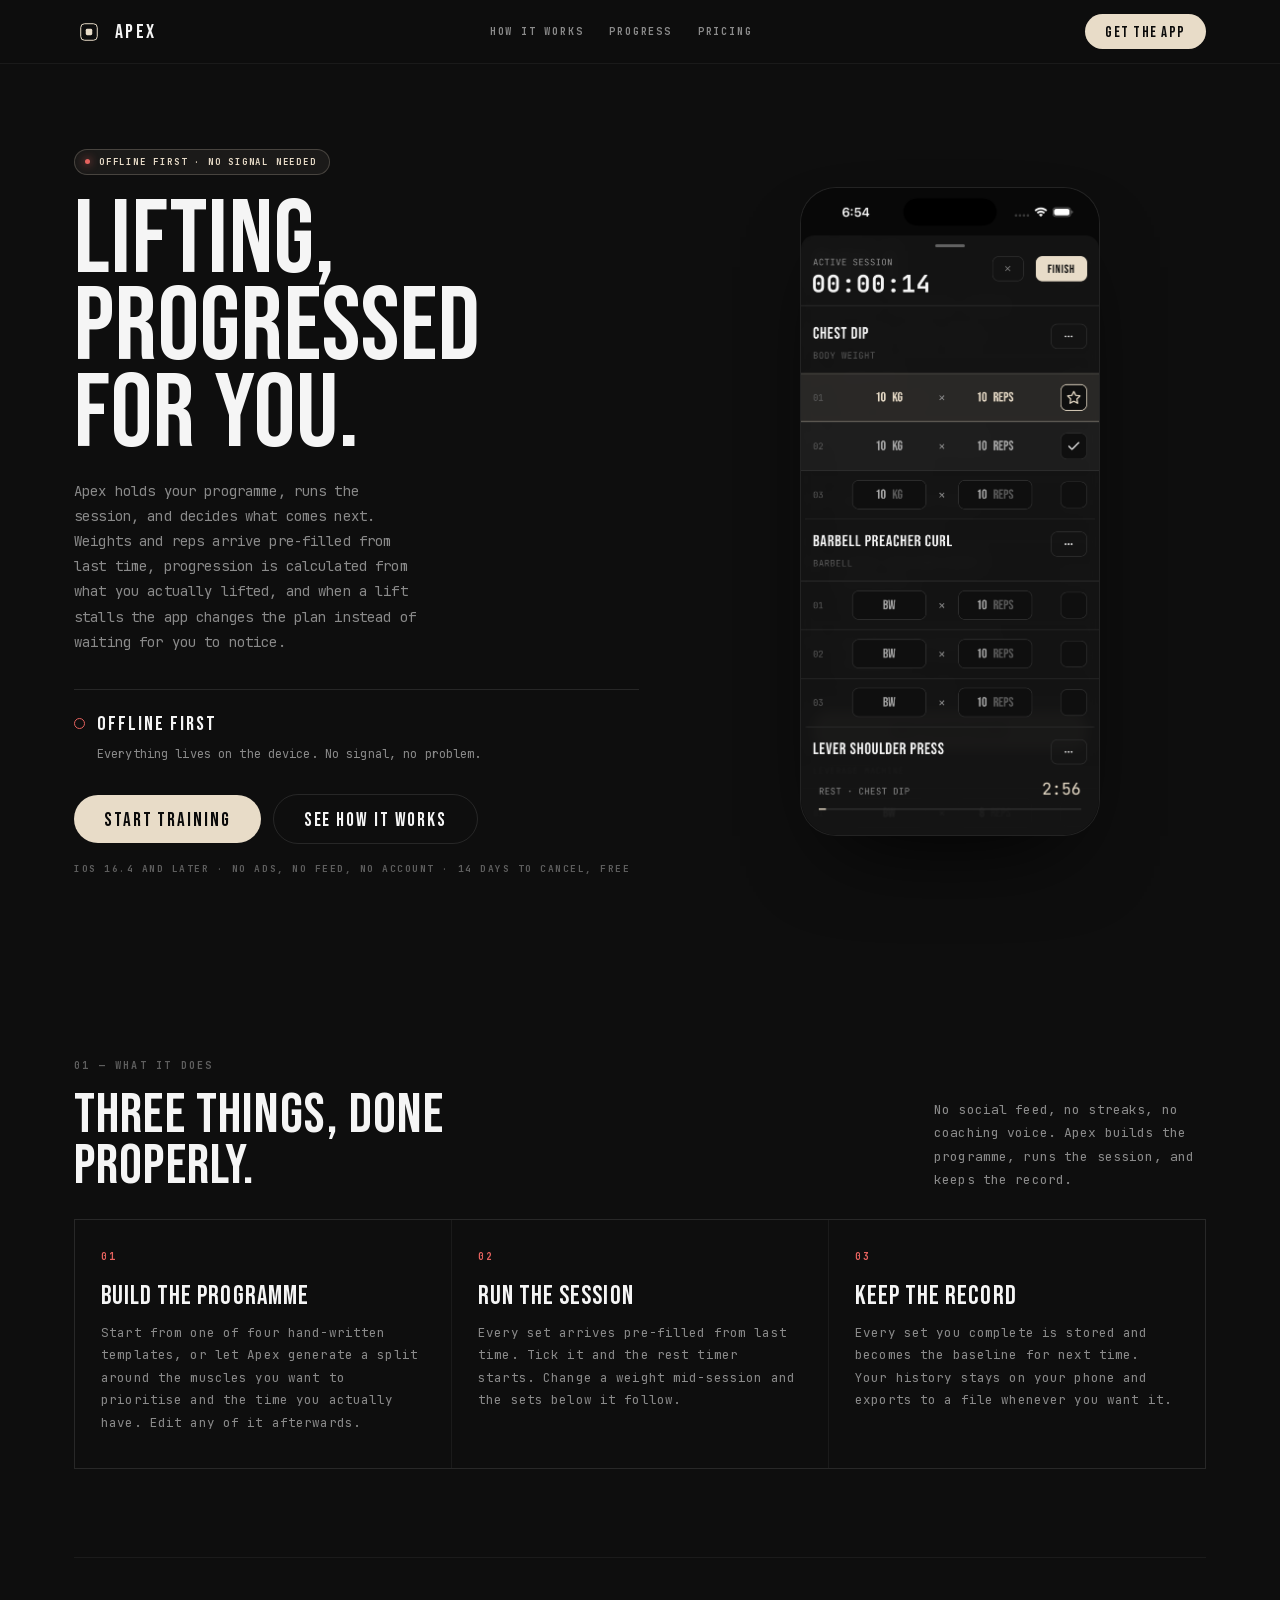
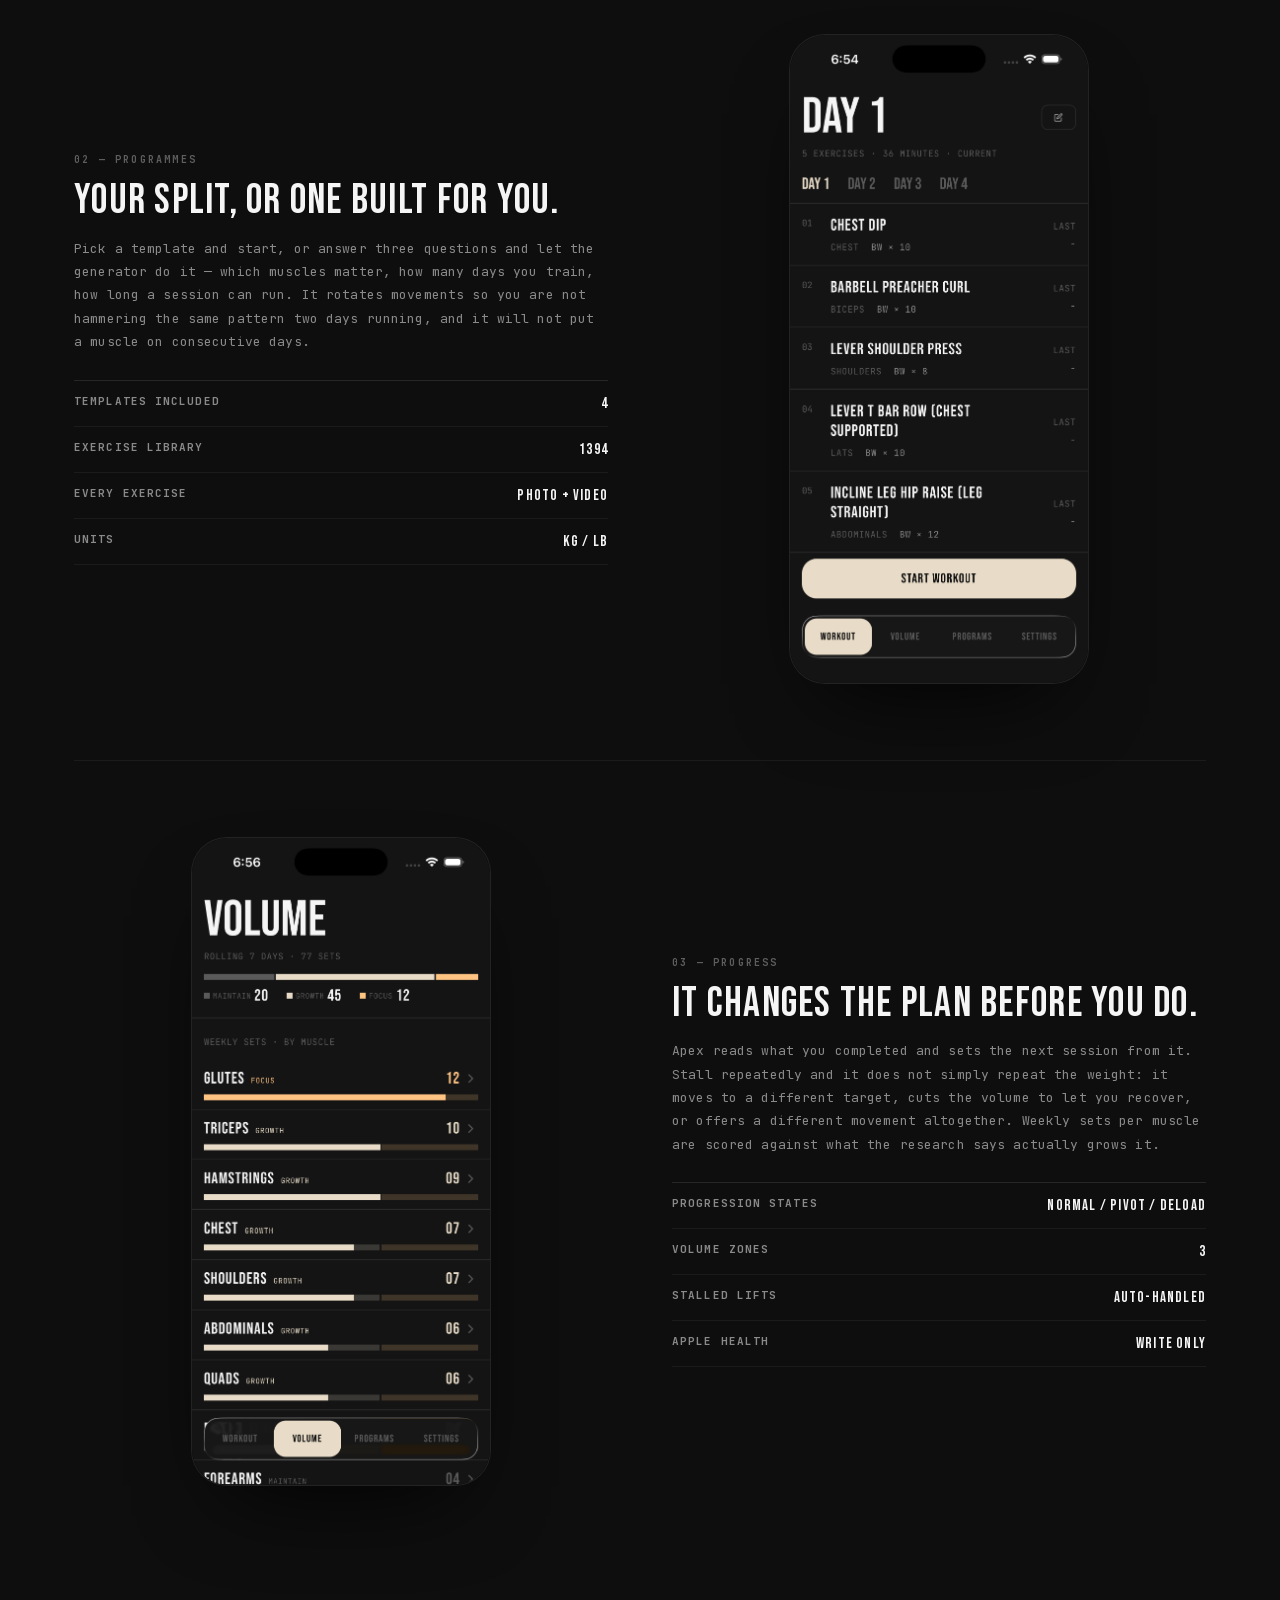
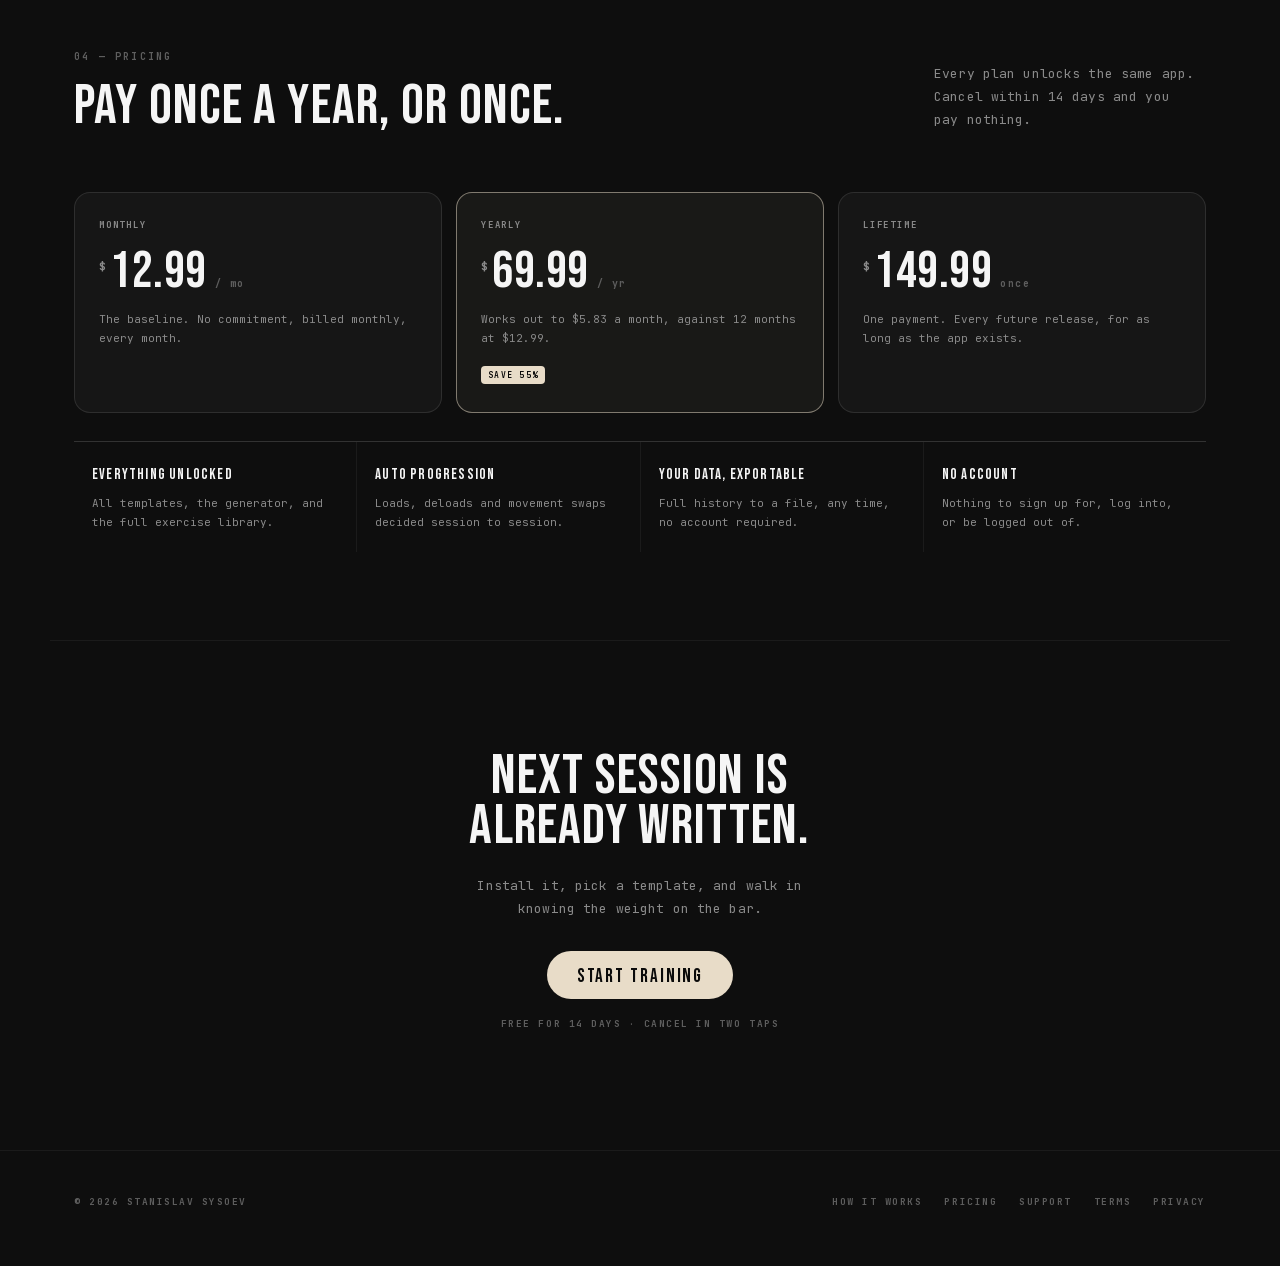
<file: index.html>
<!doctype html>
<html lang="en">
  <head>
    <meta charset="utf-8" />
    <meta name="viewport" content="width=device-width, initial-scale=1" />
    <title>Apex &mdash; Lifting, progressed for you.</title>
    <meta
      name="description"
      content="An offline iPhone training log that plans every session, prescribes the weight, and progresses it for you. No account."
    />
    <meta name="theme-color" content="#0E0E0E" />
    <meta
      property="og:title"
      content="Apex &mdash; Lifting, progressed for you."
    />
    <meta
      property="og:description"
      content="An offline iPhone training log that plans every session, prescribes the weight, and progresses it for you. No account."
    />
    <meta property="og:type" content="website" />
    <meta property="og:url" content="https://apex.sysoev.org/" />
    <link rel="icon" href="/favicon.svg" type="image/svg+xml" />
    <link
      rel="preload"
      href="/fonts/bebas-neue-latin.woff2"
      as="font"
      type="font/woff2"
      crossorigin
    />
    <link
      rel="preload"
      href="/fonts/jetbrains-mono-latin.woff2"
      as="font"
      type="font/woff2"
      crossorigin
    />
    <link rel="stylesheet" href="/style.css" />
  </head>
  <body>
    <!-- App Store links: replace id0000000000 with the real app ID. All tagged data-appstore. -->
    <nav class="site">
      <div class="wrap navin">
        <a class="logo" href="#top">
          <span class="mark" aria-hidden="true"
            ><svg viewBox="0 0 100 100">
              <rect
                x="22.4"
                y="22.4"
                width="55.2"
                height="55.2"
                rx="13"
                fill="none"
                stroke="currentColor"
                stroke-width="3.3"
              />
              <rect
                x="39.25"
                y="39.25"
                width="21.5"
                height="21.5"
                rx="4.7"
                fill="currentColor"
              /></svg
          ></span>
          <span class="wm">APEX</span>
        </a>
        <div class="nlinks">
          <a href="#how">How it works</a>
          <a href="#progress">Progress</a>
          <a href="#pricing">Pricing</a>
        </div>
        <a
          class="cta"
          href="https://apps.apple.com/app/id0000000000"
          data-appstore
          >Get the app</a
        >
      </div>
    </nav>

    <div class="wrap hero" id="top">
      <div>
        <span class="pill"><s></s>Offline first &middot; no signal needed</span>
        <h1>Lifting,<br />progressed<br />for you.</h1>
        <p class="body">
          Apex holds your programme, runs the session, and decides what comes
          next. Weights and reps arrive pre-filled from last time, progression
          is calculated from what you actually lifted, and when a lift stalls
          the app changes the plan instead of waiting for you to notice.
        </p>
        <div class="hcall">
          <div class="hcall__t">
            <span class="hcall__ring"></span>Offline first
          </div>
          <p class="hcall__s">
            Everything lives on the device. No signal, no problem.
          </p>
        </div>
        <div class="btns">
          <a
            class="cta lg"
            href="https://apps.apple.com/app/id0000000000"
            data-appstore
            >Start training</a
          >
          <a class="cta lg gh" href="#how">See how it works</a>
        </div>
        <div class="note">
          iOS 16.4 and later &middot; no ads, no feed, no account &middot; 14
          days to cancel, free
        </div>
      </div>
      <div class="heroart">
        <div class="phone">
          <img src="/assets/session.png" alt="..." class="phone__slot" />
        </div>
      </div>
    </div>

    <section id="how">
      <div class="wrap">
        <div class="shead">
          <div>
            <div class="kick">01 &mdash; What it does</div>
            <h2>Three things, done properly.</h2>
          </div>
          <p class="body">
            No social feed, no streaks, no coaching voice. Apex builds the
            programme, runs the session, and keeps the record.
          </p>
        </div>
        <ul class="grid3">
          <li class="cell">
            <div class="num">01</div>
            <h3>Build the programme</h3>
            <p class="body">
              Start from one of four hand-written templates, or let Apex
              generate a split around the muscles you want to prioritise and the
              time you actually have. Edit any of it afterwards.
            </p>
          </li>
          <li class="cell">
            <div class="num">02</div>
            <h3>Run the session</h3>
            <p class="body">
              Every set arrives pre-filled from last time. Tick it and the rest
              timer starts. Change a weight mid-session and the sets below it
              follow.
            </p>
          </li>
          <li class="cell">
            <div class="num">03</div>
            <h3>Keep the record</h3>
            <p class="body">
              Every set you complete is stored and becomes the baseline for next
              time. Your history stays on your phone and exports to a file
              whenever you want it.
            </p>
          </li>
        </ul>
      </div>
    </section>

    <div class="wrap">
      <div class="split">
        <div class="txt">
          <div class="kick">02 &mdash; Programmes</div>
          <h3>Your split, or one built for you.</h3>
          <p class="body">
            Pick a template and start, or answer three questions and let the
            generator do it &mdash; which muscles matter, how many days you
            train, how long a session can run. It rotates movements so you are
            not hammering the same pattern two days running, and it will not put
            a muscle on consecutive days.
          </p>
          <ul class="specs">
            <li class="spec">Templates included<b>4</b></li>
            <li class="spec">Exercise library<b>1394</b></li>
            <li class="spec">Every exercise<b>Photo + video</b></li>
            <li class="spec">Units<b>KG / LB</b></li>
          </ul>
        </div>
        <div class="art">
          <div class="phone">
            <img src="/assets/program.png" alt="..." class="phone__slot" />
          </div>
        </div>
      </div>

      <div class="split rev">
        <div class="txt">
          <div class="kick">03 &mdash; Progress</div>
          <h3 id="progress">It changes the plan before you do.</h3>
          <p class="body">
            Apex reads what you completed and sets the next session from it.
            Stall repeatedly and it does not simply repeat the weight: it moves
            to a different target, cuts the volume to let you recover, or offers
            a different movement altogether. Weekly sets per muscle are scored
            against what the research says actually grows it.
          </p>
          <ul class="specs">
            <li class="spec">
              Progression states<b>Normal / pivot / deload</b>
            </li>
            <li class="spec">Volume zones<b>3</b></li>
            <li class="spec">Stalled lifts<b>Auto-handled</b></li>
            <li class="spec">Apple Health<b>Write only</b></li>
          </ul>
        </div>
        <div class="art">
          <div class="phone">
            <img src="/assets/volume.png" alt="..." class="phone__slot" />
          </div>
        </div>
      </div>
    </div>

    <section id="pricing">
      <div class="wrap">
        <div class="shead">
          <div>
            <div class="kick">04 &mdash; Pricing</div>
            <h2>Pay once a year, or once.</h2>
          </div>
          <p class="body">
            Every plan unlocks the same app. Cancel within 14 days and you pay
            nothing.
          </p>
        </div>
        <!-- Prices in USD. Keep in sync with the App Store. All tagged data-price. -->
        <ul class="plans">
          <li class="plan">
            <div class="nm">MONTHLY</div>
            <div class="pr">
              <span class="cur">$</span><b data-price="monthly">12.99</b
              ><s>/ mo</s>
            </div>
            <div class="d">
              The baseline. No commitment, billed monthly, every month.
            </div>
          </li>
          <li class="plan on">
            <div class="nm">YEARLY</div>
            <div class="pr">
              <span class="cur">$</span><b data-price="yearly">69.99</b
              ><s>/ yr</s>
            </div>
            <div class="d">
              Works out to $5.83 a month, against 12 months at $12.99.
            </div>
            <span class="bdg">SAVE 55%</span>
          </li>
          <li class="plan">
            <div class="nm">LIFETIME</div>
            <div class="pr">
              <span class="cur">$</span><b data-price="lifetime">149.99</b
              ><s>once</s>
            </div>
            <div class="d">
              One payment. Every future release, for as long as the app exists.
            </div>
          </li>
        </ul>
        <ul class="feats">
          <li>
            <b>Everything unlocked</b>All templates, the generator, and the full
            exercise library.
          </li>
          <li>
            <b>Auto progression</b>Loads, deloads and movement swaps decided
            session to session.
          </li>
          <li>
            <b>Your data, exportable</b>Full history to a file, any time, no
            account required.
          </li>
          <li>
            <b>No account</b>Nothing to sign up for, log into, or be logged out
            of.
          </li>
        </ul>
      </div>
    </section>

    <div class="wrap closer">
      <h2>Next session is already written.</h2>
      <p class="body">
        Install it, pick a template, and walk in knowing the weight on the bar.
      </p>
      <div class="btns">
        <a
          class="cta lg"
          href="https://apps.apple.com/app/id0000000000"
          data-appstore
          >Start training</a
        >
      </div>
      <div class="note">Free for 14 days &middot; cancel in two taps</div>
    </div>

    <footer class="site">
      <div class="wrap fin2">
        <span>&copy; 2026 Stanislav Sysoev</span>
        <span class="lk">
          <a href="#how">How it works</a>
          <a href="#pricing">Pricing</a>
          <a href="/support/">Support</a>
          <a href="/terms/">Terms</a>
          <a href="/privacy/">Privacy</a>
        </span>
      </div>
    </footer>
  </body>
</html>
</file>
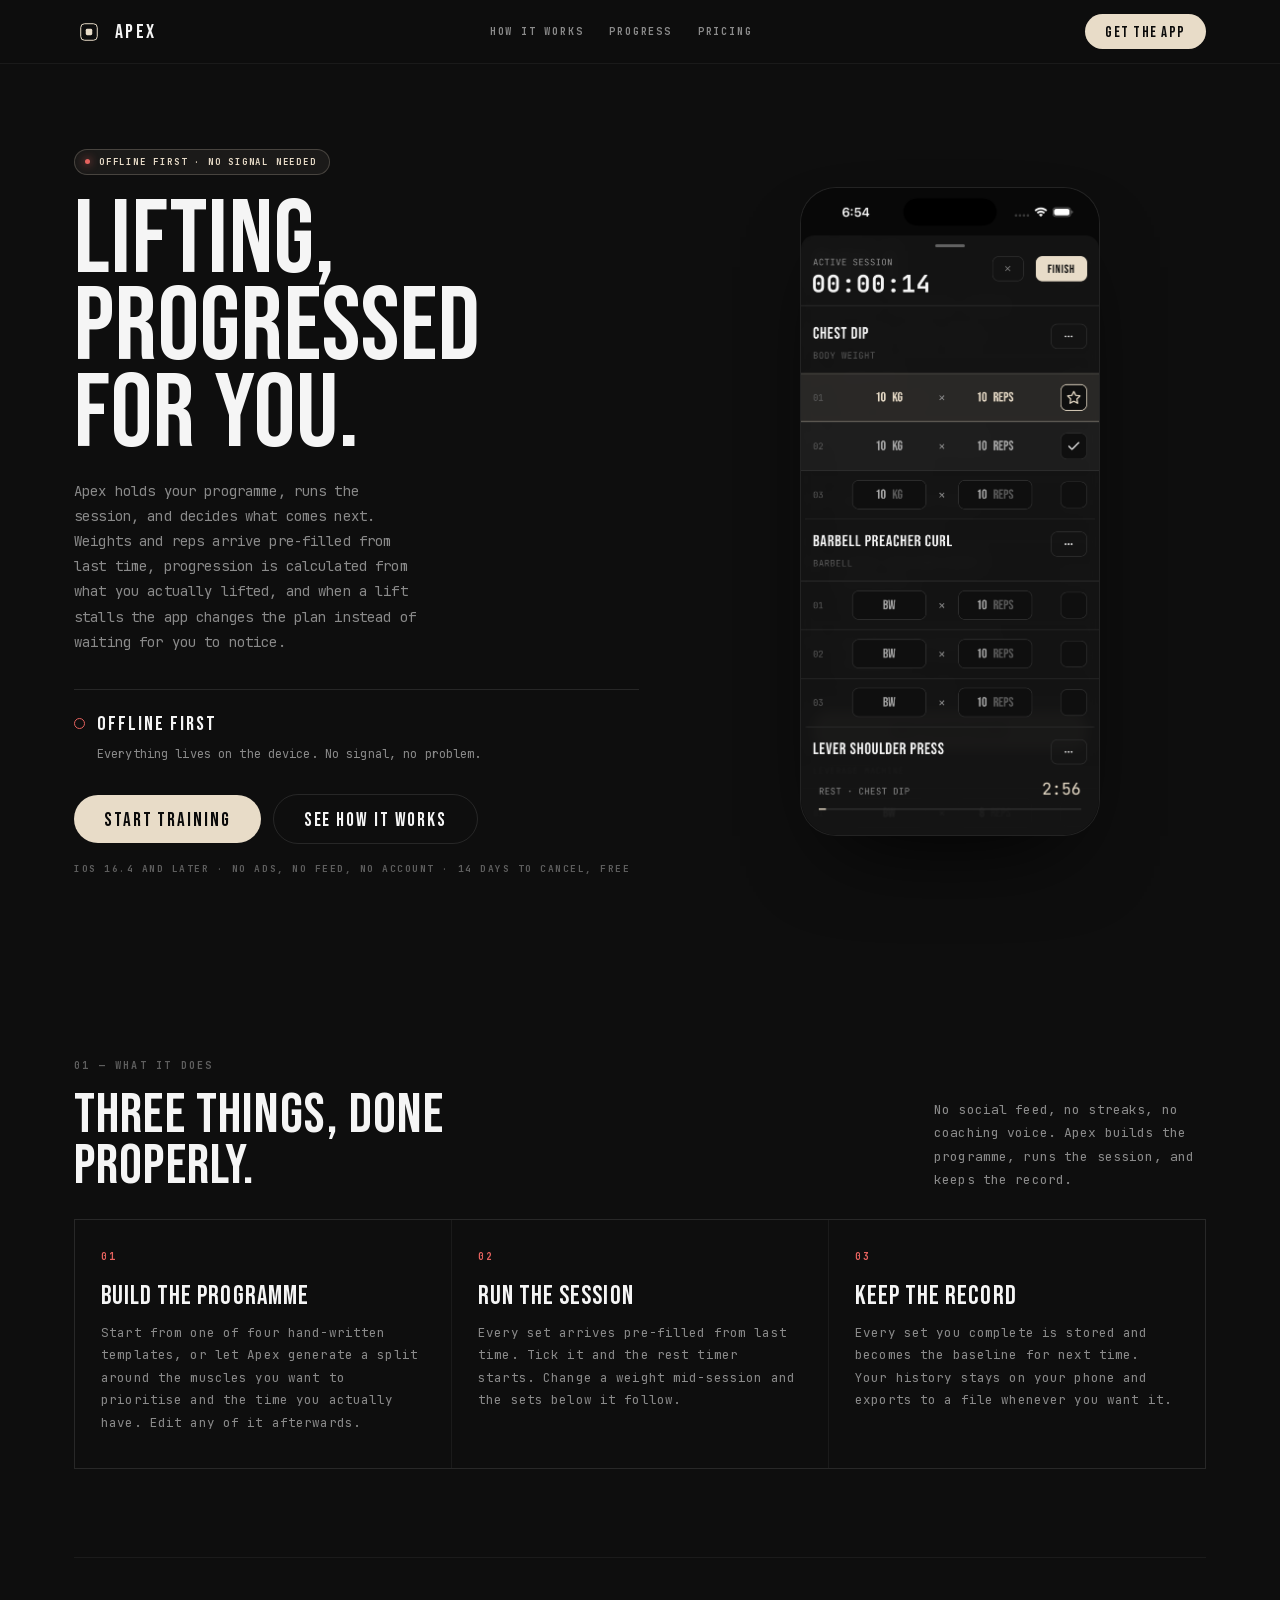
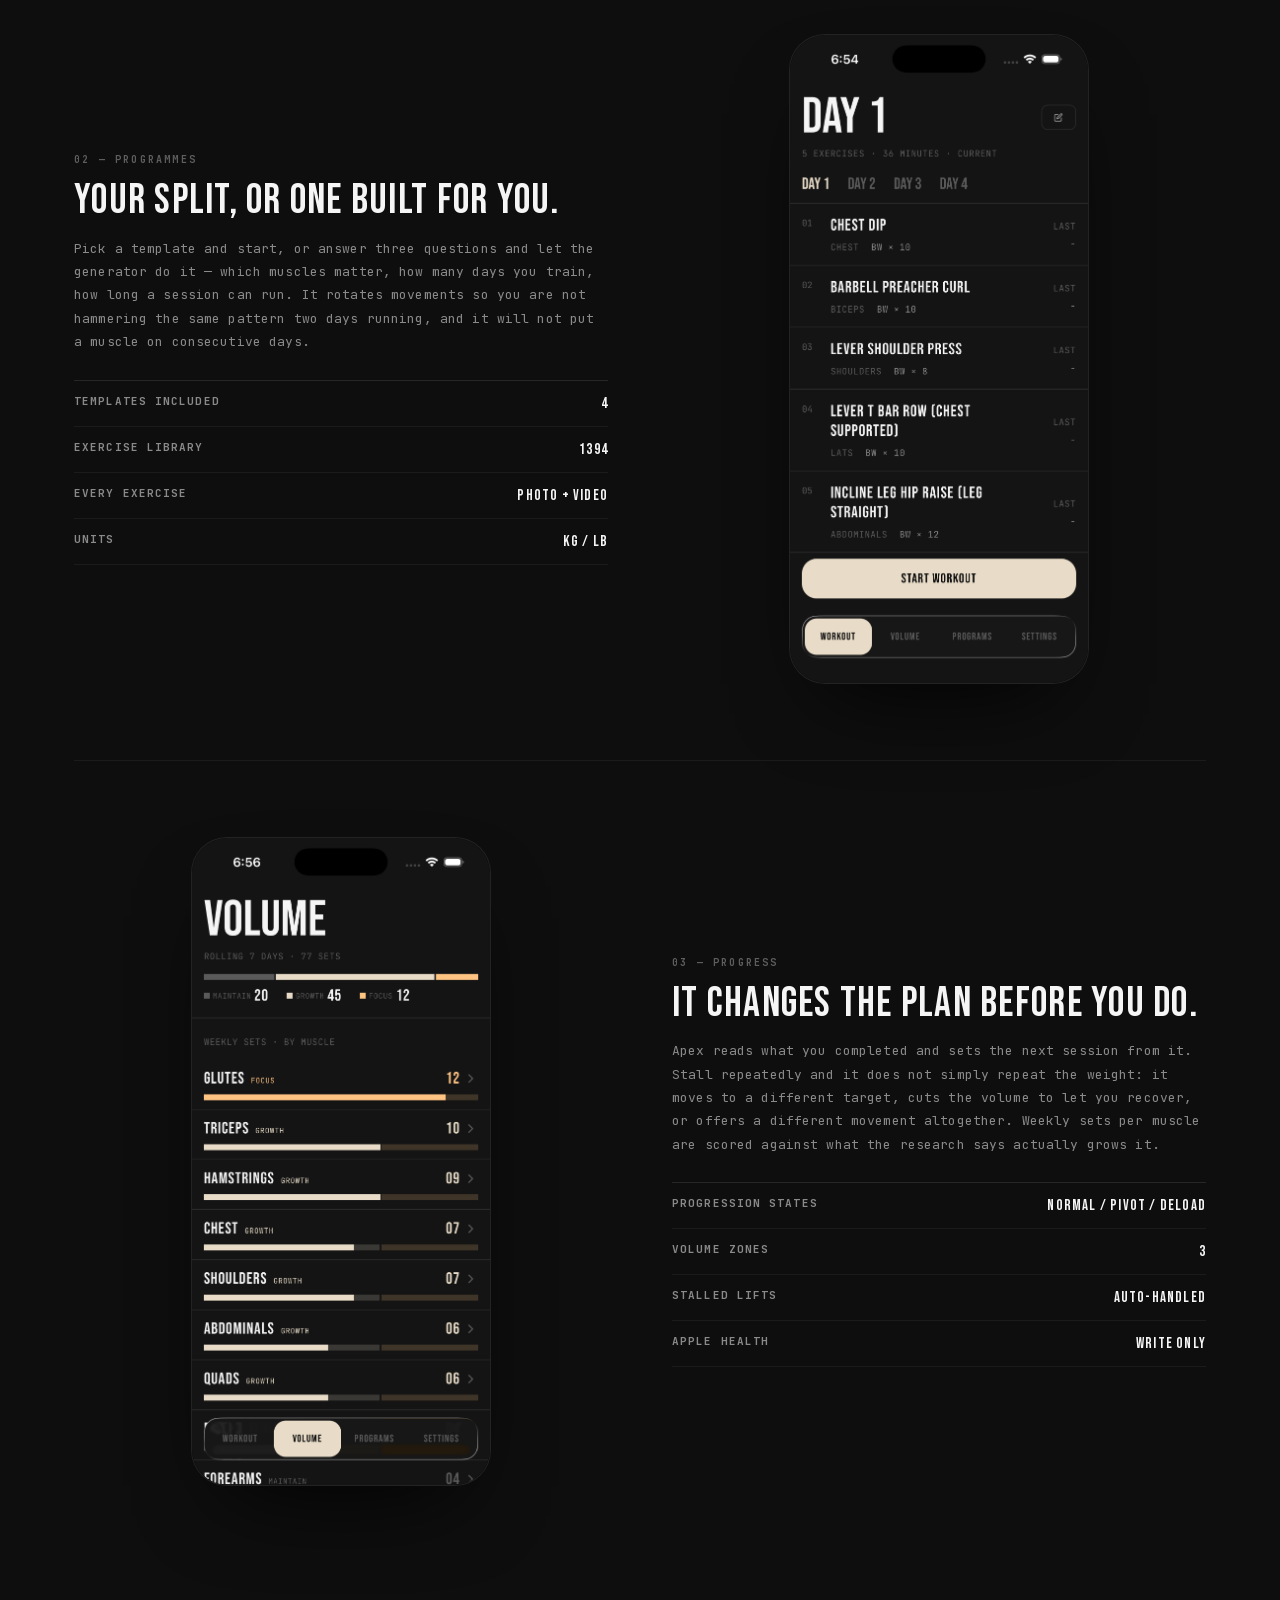
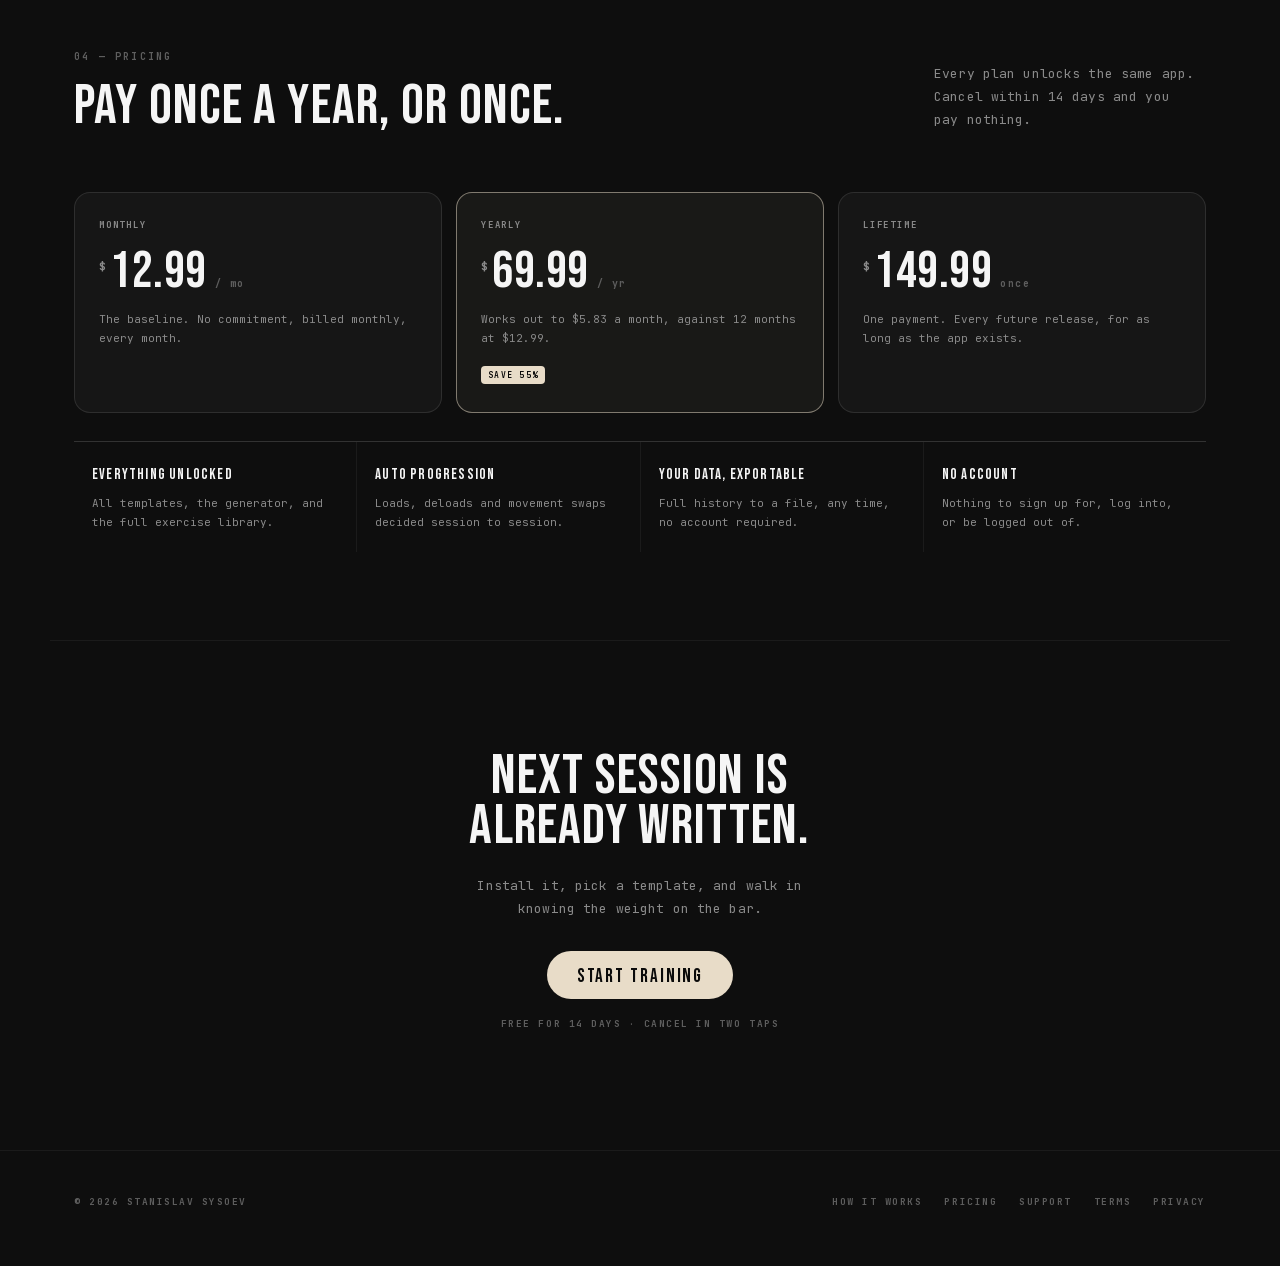
<file: docs/index.html>
<!doctype html>
<html lang="en">
  <head>
    <meta charset="utf-8" />
    <meta name="viewport" content="width=device-width, initial-scale=1" />
    <title>Apex &mdash; Lifting, progressed for you.</title>
    <meta
      name="description"
      content="An offline iPhone training log that plans every session, prescribes the weight, and progresses it for you. No account."
    />
    <meta name="theme-color" content="#0E0E0E" />
    <meta
      property="og:title"
      content="Apex &mdash; Lifting, progressed for you."
    />
    <meta
      property="og:description"
      content="An offline iPhone training log that plans every session, prescribes the weight, and progresses it for you. No account."
    />
    <meta property="og:type" content="website" />
    <meta property="og:url" content="https://apex.sysoev.org/" />
    <link rel="icon" href="/favicon.svg" type="image/svg+xml" />
    <link
      rel="preload"
      href="/fonts/bebas-neue-latin.woff2"
      as="font"
      type="font/woff2"
      crossorigin
    />
    <link
      rel="preload"
      href="/fonts/jetbrains-mono-latin.woff2"
      as="font"
      type="font/woff2"
      crossorigin
    />
    <link rel="stylesheet" href="/style.css" />
  </head>
  <body>
    <!-- APP STORE LINKS — PLACEHOLDER, MUST BE REPLACED BEFORE THIS SITE GOES LIVE.
     All three CTAs point at https://apps.apple.com/app/id0000000000, which 404s.
     The real numeric app ID only exists once the App Store Connect record is created
     (docs/PRE_RELEASE.md section 6, "App record created"). Swap it in with:
       grep -rl 'id0000000000' site | xargs sed -i '' 's/id0000000000/id<REAL_ID>/g'
     Find every link with: grep -n 'data-appstore' site/index.html -->

    <nav class="site">
      <div class="wrap navin">
        <a class="logo" href="#top">
          <span class="mark" aria-hidden="true"
            ><svg viewBox="0 0 100 100">
              <rect
                x="22.4"
                y="22.4"
                width="55.2"
                height="55.2"
                rx="13"
                fill="none"
                stroke="currentColor"
                stroke-width="3.3"
              />
              <rect
                x="39.25"
                y="39.25"
                width="21.5"
                height="21.5"
                rx="4.7"
                fill="currentColor"
              /></svg
          ></span>
          <span class="wm">APEX</span>
        </a>
        <div class="nlinks">
          <a href="#how">How it works</a>
          <a href="#progress">Progress</a>
          <a href="#pricing">Pricing</a>
        </div>
        <a
          class="cta"
          href="https://apps.apple.com/app/id0000000000"
          data-appstore
          >Get the app</a
        >
      </div>
    </nav>

    <div class="wrap hero" id="top">
      <div>
        <span class="pill"><s></s>Offline first &middot; no signal needed</span>
        <h1>Lifting,<br />progressed<br />for you.</h1>
        <p class="body">
          Apex holds your programme, runs the session, and decides what comes
          next. Weights and reps arrive pre-filled from last time, progression
          is calculated from what you actually lifted, and when a lift stalls
          the app changes the plan instead of waiting for you to notice.
        </p>
        <div class="hcall">
          <div class="hcall__t">
            <span class="hcall__ring"></span>Offline first
          </div>
          <p class="hcall__s">
            Everything lives on the device. No signal, no problem.
          </p>
        </div>
        <div class="btns">
          <a
            class="cta lg"
            href="https://apps.apple.com/app/id0000000000"
            data-appstore
            >Start training</a
          >
          <a class="cta lg gh" href="#how">See how it works</a>
        </div>
        <div class="note">
          iOS 16.4 and later &middot; no ads, no feed, no account &middot; 14
          days to cancel, free
        </div>
      </div>
      <div class="heroart">
        <div class="phone">
          <img src="/assets/session.png" alt="..." class="phone__slot" />
        </div>
      </div>
    </div>

    <section id="how">
      <div class="wrap">
        <div class="shead">
          <div>
            <div class="kick">01 &mdash; What it does</div>
            <h2>Three things, done properly.</h2>
          </div>
          <p class="body">
            No social feed, no streaks, no coaching voice. Apex builds the
            programme, runs the session, and keeps the record.
          </p>
        </div>
        <ul class="grid3">
          <li class="cell">
            <div class="num">01</div>
            <h3>Build the programme</h3>
            <p class="body">
              Start from one of four hand-written templates, or let Apex
              generate a split around the muscles you want to prioritise and the
              time you actually have. Edit any of it afterwards.
            </p>
          </li>
          <li class="cell">
            <div class="num">02</div>
            <h3>Run the session</h3>
            <p class="body">
              Every set arrives pre-filled from last time. Tick it and the rest
              timer starts. Change a weight mid-session and the sets below it
              follow.
            </p>
          </li>
          <li class="cell">
            <div class="num">03</div>
            <h3>Keep the record</h3>
            <p class="body">
              Every set you complete is stored and becomes the baseline for next
              time. Your history stays on your phone and exports to a file
              whenever you want it.
            </p>
          </li>
        </ul>
      </div>
    </section>

    <div class="wrap">
      <div class="split">
        <div class="txt">
          <div class="kick">02 &mdash; Programmes</div>
          <h3>Your split, or one built for you.</h3>
          <p class="body">
            Pick a template and start, or answer three questions and let the
            generator do it &mdash; which muscles matter, how many days you
            train, how long a session can run. It rotates movements so you are
            not hammering the same pattern two days running, and it will not put
            a muscle on consecutive days.
          </p>
          <ul class="specs">
            <li class="spec">Templates included<b>4</b></li>
            <li class="spec">Exercise library<b>1394</b></li>
            <li class="spec">Every exercise<b>Photo + video</b></li>
            <li class="spec">Units<b>KG / LB</b></li>
          </ul>
        </div>
        <div class="art">
          <div class="phone">
            <img src="/assets/program.png" alt="..." class="phone__slot" />
          </div>
        </div>
      </div>

      <div class="split rev">
        <div class="txt">
          <div class="kick">03 &mdash; Progress</div>
          <h3 id="progress">It changes the plan before you do.</h3>
          <p class="body">
            Apex reads what you completed and sets the next session from it.
            Stall repeatedly and it does not simply repeat the weight: it moves
            to a different target, cuts the volume to let you recover, or offers
            a different movement altogether. Weekly sets per muscle are scored
            against what the research says actually grows it.
          </p>
          <ul class="specs">
            <li class="spec">
              Progression states<b>Normal / pivot / deload</b>
            </li>
            <li class="spec">Volume zones<b>3</b></li>
            <li class="spec">Stalled lifts<b>Auto-handled</b></li>
            <li class="spec">Apple Health<b>Write only</b></li>
          </ul>
        </div>
        <div class="art">
          <div class="phone">
            <img src="/assets/volume.png" alt="..." class="phone__slot" />
          </div>
        </div>
      </div>
    </div>

    <section id="pricing">
      <div class="wrap">
        <div class="shead">
          <div>
            <div class="kick">04 &mdash; Pricing</div>
            <h2>Pay once a year, or once.</h2>
          </div>
          <p class="body">
            Every plan unlocks the same app. Cancel within 14 days and you pay
            nothing.
          </p>
        </div>
        <!-- PRICES — EDITABLE. Three figures, all USD, currently matching Products.storekit.
         They also live in App Store Connect; if they change there, change them here.
         Grep `data-price` to find all three. -->
        <ul class="plans">
          <li class="plan">
            <div class="nm">MONTHLY</div>
            <div class="pr">
              <span class="cur">$</span><b data-price="monthly">12.99</b
              ><s>/ mo</s>
            </div>
            <div class="d">
              The baseline. No commitment, billed monthly, every month.
            </div>
          </li>
          <li class="plan on">
            <div class="nm">YEARLY</div>
            <div class="pr">
              <span class="cur">$</span><b data-price="yearly">69.99</b
              ><s>/ yr</s>
            </div>
            <div class="d">
              Works out to $5.83 a month, against 12 months at $12.99.
            </div>
            <span class="bdg">SAVE 55%</span>
          </li>
          <li class="plan">
            <div class="nm">LIFETIME</div>
            <div class="pr">
              <span class="cur">$</span><b data-price="lifetime">149.99</b
              ><s>once</s>
            </div>
            <div class="d">
              One payment. Every future release, for as long as the app exists.
            </div>
          </li>
        </ul>
        <ul class="feats">
          <li>
            <b>Everything unlocked</b>All templates, the generator, and the full
            exercise library.
          </li>
          <li>
            <b>Auto progression</b>Loads, deloads and movement swaps decided
            session to session.
          </li>
          <li>
            <b>Your data, exportable</b>Full history to a file, any time, no
            account required.
          </li>
          <li>
            <b>No account</b>Nothing to sign up for, log into, or be logged out
            of.
          </li>
        </ul>
      </div>
    </section>

    <div class="wrap closer">
      <h2>Next session is already written.</h2>
      <p class="body">
        Install it, pick a template, and walk in knowing the weight on the bar.
      </p>
      <div class="btns">
        <a
          class="cta lg"
          href="https://apps.apple.com/app/id0000000000"
          data-appstore
          >Start training</a
        >
      </div>
      <div class="note">Free for 14 days &middot; cancel in two taps</div>
    </div>

    <footer class="site">
      <div class="wrap fin2">
        <span>&copy; 2026 Stanislav Sysoev</span>
        <span class="lk">
          <a href="#how">How it works</a>
          <a href="#pricing">Pricing</a>
          <a href="/support/">Support</a>
          <a href="/terms/">Terms</a>
          <a href="/privacy/">Privacy</a>
        </span>
      </div>
    </footer>
  </body>
</html>
</file>
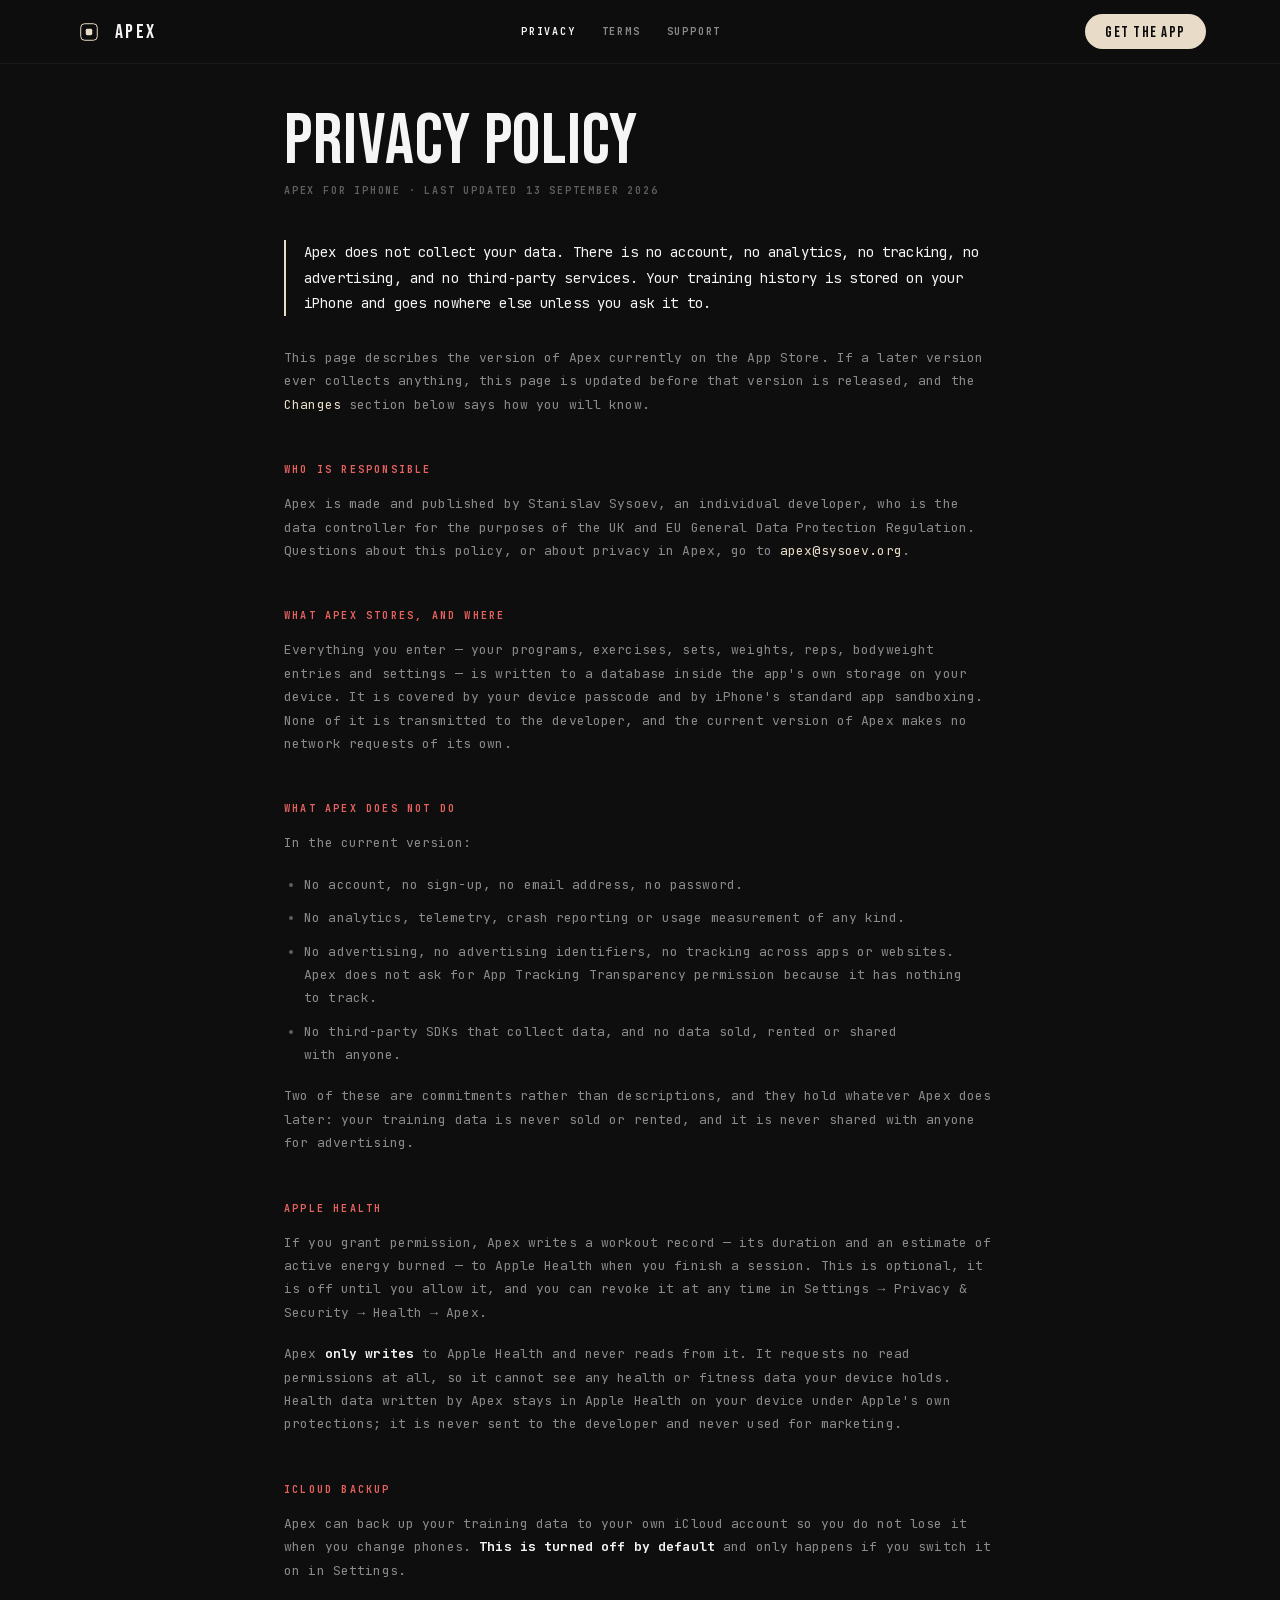
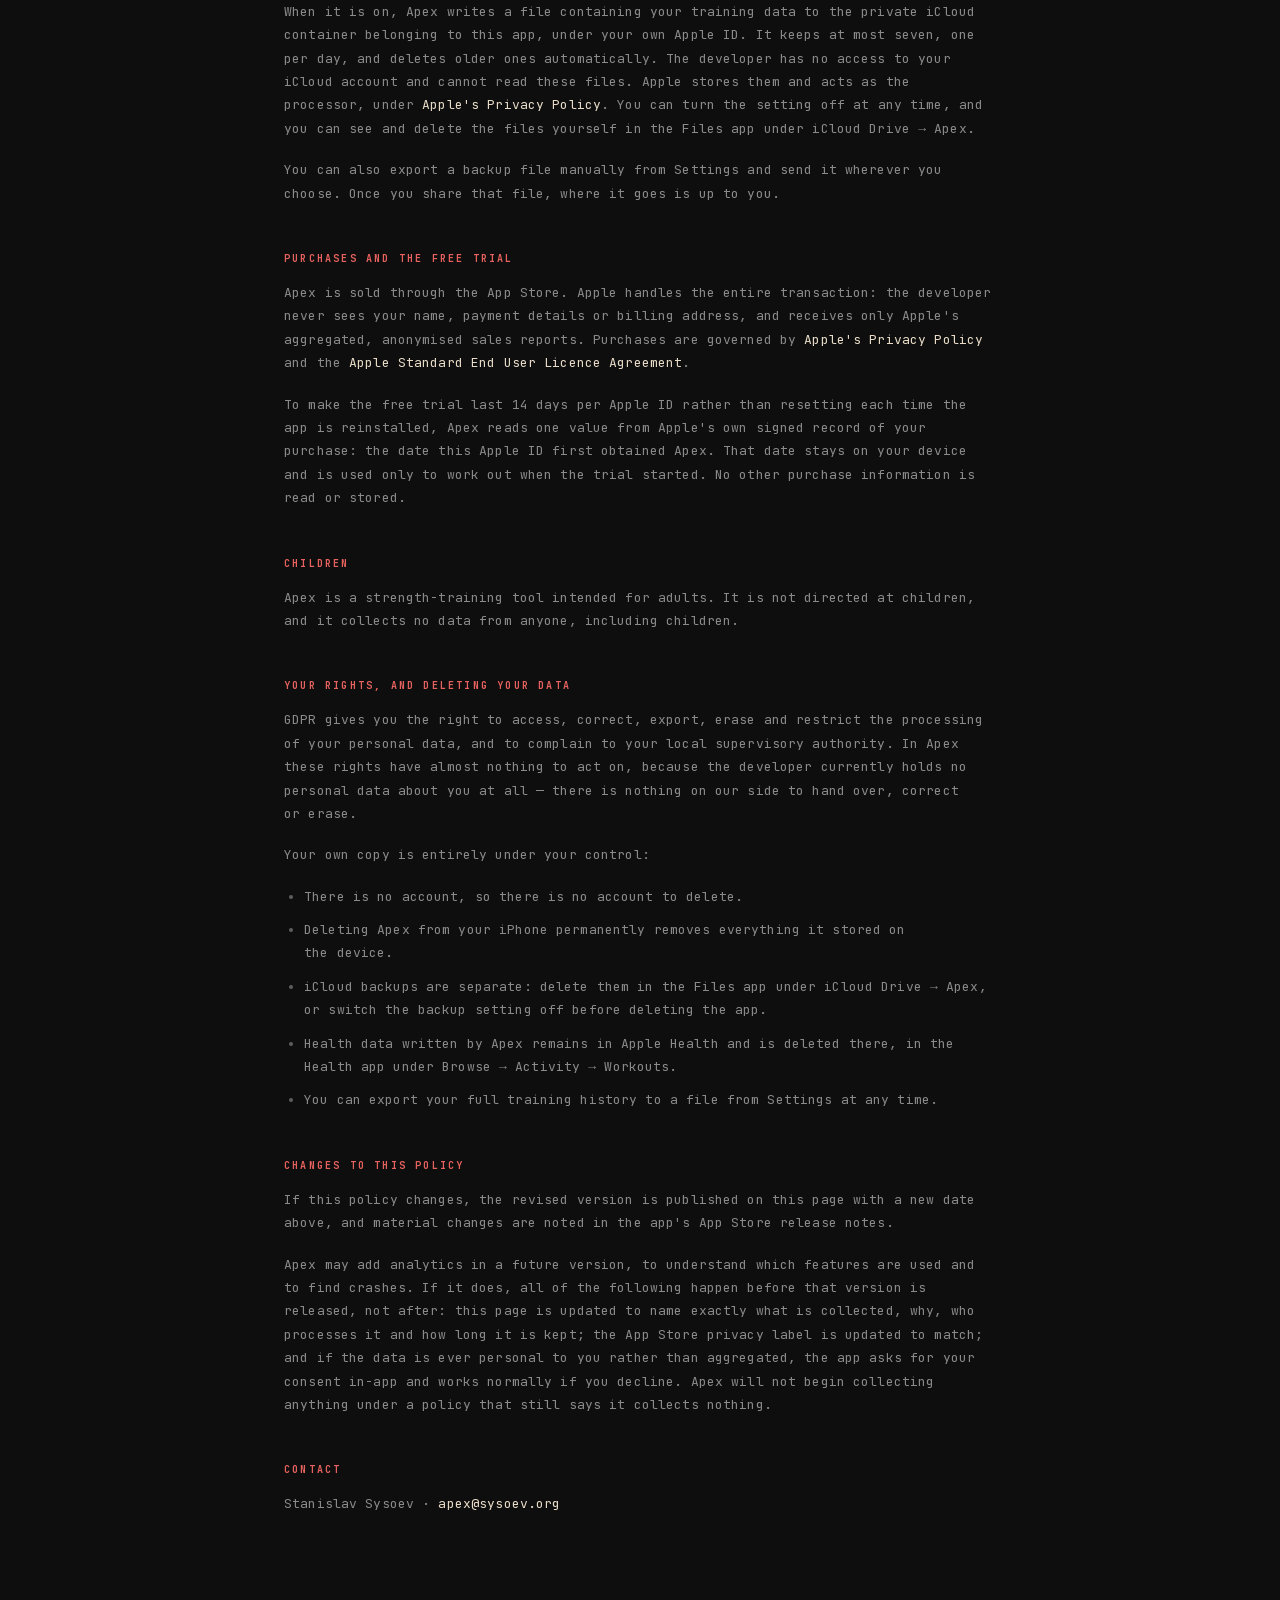
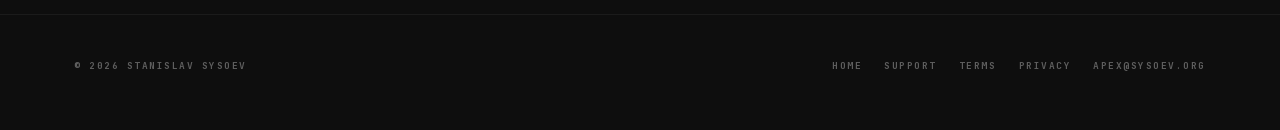
<file: privacy/index.html>
<!doctype html>
<html lang="en">
<head>
<meta charset="utf-8">
<meta name="viewport" content="width=device-width, initial-scale=1">
<title>Privacy Policy &mdash; Apex</title>
<meta name="description" content="Apex collects no data. No account, no analytics, no tracking. Your training history stays on your iPhone.">
<meta name="theme-color" content="#0E0E0E">
<link rel="icon" href="/favicon.svg" type="image/svg+xml">
<link rel="preload" href="/fonts/bebas-neue-latin.woff2" as="font" type="font/woff2" crossorigin>
<link rel="preload" href="/fonts/jetbrains-mono-latin.woff2" as="font" type="font/woff2" crossorigin>
<link rel="stylesheet" href="/style.css">
</head>
<body>

<nav class="site">
  <div class="wrap navin">
    <a class="logo" href="/">
      <span class="mark" aria-hidden="true"><svg viewBox="0 0 100 100"><rect x="22.4" y="22.4" width="55.2" height="55.2" rx="13" fill="none" stroke="currentColor" stroke-width="3.3"/><rect x="39.25" y="39.25" width="21.5" height="21.5" rx="4.7" fill="currentColor"/></svg></span>
      <span class="wm">APEX</span>
    </a>
    <div class="nlinks">
      <a href="/privacy/" aria-current="page">Privacy</a>
      <a href="/terms/">Terms</a>
      <a href="/support/">Support</a>
    </div>
    <a class="cta" href="/">Get the app</a>
  </div>
</nav>

<main class="wrap prose">


<h1>Privacy Policy</h1>
<p class="updated">Apex for iPhone · Last updated 13 September 2026</p>

<p class="lede">Apex does not collect your data. There is no account, no analytics, no
tracking, no advertising, and no third-party services. Your training history is stored on
your iPhone and goes nowhere else unless you ask it to.</p>

<p>This page describes the version of Apex currently on the App Store. If a later version
ever collects anything, this page is updated before that version is released, and the
<a href="#changes">Changes</a> section below says how you will know.</p>

<h2>Who is responsible</h2>
<p>Apex is made and published by Stanislav Sysoev, an individual developer, who is the data
controller for the purposes of the UK and EU General Data Protection Regulation. Questions
about this policy, or about privacy in Apex, go to
<a href="mailto:apex@sysoev.org">apex@sysoev.org</a>.</p>

<h2>What Apex stores, and where</h2>
<p>Everything you enter — your programs, exercises, sets, weights, reps, bodyweight entries
and settings — is written to a database inside the app's own storage on your device. It is
covered by your device passcode and by iPhone's standard app sandboxing. None of it is
transmitted to the developer, and the current version of Apex makes no network requests of its
own.</p>

<h2>What Apex does not do</h2>
<p>In the current version:</p>
<ul>
  <li>No account, no sign-up, no email address, no password.</li>
  <li>No analytics, telemetry, crash reporting or usage measurement of any kind.</li>
  <li>No advertising, no advertising identifiers, no tracking across apps or websites. Apex
      does not ask for App Tracking Transparency permission because it has nothing to track.</li>
  <li>No third-party SDKs that collect data, and no data sold, rented or shared with anyone.</li>
</ul>
<p>Two of these are commitments rather than descriptions, and they hold whatever Apex does
later: your training data is never sold or rented, and it is never shared with anyone for
advertising.</p>

<h2>Apple Health</h2>
<p>If you grant permission, Apex writes a workout record — its duration and an estimate of
active energy burned — to Apple Health when you finish a session. This is optional, it is
off until you allow it, and you can revoke it at any time in Settings → Privacy &amp; Security
→ Health → Apex.</p>
<p>Apex <strong>only writes</strong> to Apple Health and never reads from it. It requests no
read permissions at all, so it cannot see any health or fitness data your device holds.
Health data written by Apex stays in Apple Health on your device under Apple's own
protections; it is never sent to the developer and never used for marketing.</p>

<h2>iCloud backup</h2>
<p>Apex can back up your training data to your own iCloud account so you do not lose it when
you change phones. <strong>This is turned off by default</strong> and only happens if you
switch it on in Settings.</p>
<p>When it is on, Apex writes a file containing your training data to the private iCloud
container belonging to this app, under your own Apple ID. It keeps at most seven, one per
day, and deletes older ones automatically. The developer has no access to your iCloud account
and cannot read these files. Apple stores them and acts as the processor, under
<a href="https://www.apple.com/legal/privacy/">Apple's Privacy Policy</a>. You can turn the
setting off at any time, and you can see and delete the files yourself in the Files app under
iCloud Drive → Apex.</p>
<p>You can also export a backup file manually from Settings and send it wherever you choose.
Once you share that file, where it goes is up to you.</p>

<h2>Purchases and the free trial</h2>
<p>Apex is sold through the App Store. Apple handles the entire transaction: the developer
never sees your name, payment details or billing address, and receives only Apple's
aggregated, anonymised sales reports. Purchases are governed by
<a href="https://www.apple.com/legal/privacy/">Apple's Privacy Policy</a> and the
<a href="https://www.apple.com/legal/internet-services/itunes/dev/stdeula/">Apple Standard
End User Licence Agreement</a>.</p>
<p>To make the free trial last 14 days per Apple ID rather than resetting each time the app
is reinstalled, Apex reads one value from Apple's own signed record of your purchase: the date
this Apple ID first obtained Apex. That date stays on your device and is used only to work out
when the trial started. No other purchase information is read or stored.</p>

<h2>Children</h2>
<p>Apex is a strength-training tool intended for adults. It is not directed at children, and
it collects no data from anyone, including children.</p>

<h2>Your rights, and deleting your data</h2>
<p>GDPR gives you the right to access, correct, export, erase and restrict the processing of
your personal data, and to complain to your local supervisory authority. In Apex these rights
have almost nothing to act on, because the developer currently holds no personal data about
you at all — there is nothing on our side to hand over, correct or erase.</p>
<p>Your own copy is entirely under your control:</p>
<ul>
  <li>There is no account, so there is no account to delete.</li>
  <li>Deleting Apex from your iPhone permanently removes everything it stored on the device.</li>
  <li>iCloud backups are separate: delete them in the Files app under iCloud Drive → Apex, or
      switch the backup setting off before deleting the app.</li>
  <li>Health data written by Apex remains in Apple Health and is deleted there, in the Health
      app under Browse → Activity → Workouts.</li>
  <li>You can export your full training history to a file from Settings at any time.</li>
</ul>

<h2 id="changes">Changes to this policy</h2>
<p>If this policy changes, the revised version is published on this page with a new date
above, and material changes are noted in the app's App Store release notes.</p>
<p>Apex may add analytics in a future version, to understand which features are used and to
find crashes. If it does, all of the following happen before that version is released, not
after: this page is updated to name exactly what is collected, why, who processes it and how
long it is kept; the App Store privacy label is updated to match; and if the data is ever
personal to you rather than aggregated, the app asks for your consent in-app and works
normally if you decline. Apex will not begin collecting anything under a policy that still
says it collects nothing.</p>

<h2>Contact</h2>
<p>Stanislav Sysoev · <a href="mailto:apex@sysoev.org">apex@sysoev.org</a></p>

</main>

<footer class="site">
  <div class="wrap fin2">
    <span>&copy; 2026 Stanislav Sysoev</span>
    <span class="lk">
      <a href="/">Home</a>
      <a href="/support/">Support</a>
      <a href="/terms/">Terms</a>
      <a href="/privacy/">Privacy</a>
      <a href="mailto:apex@sysoev.org">apex@sysoev.org</a>
    </span>
  </div>
</footer>

</body>
</html>
</file>
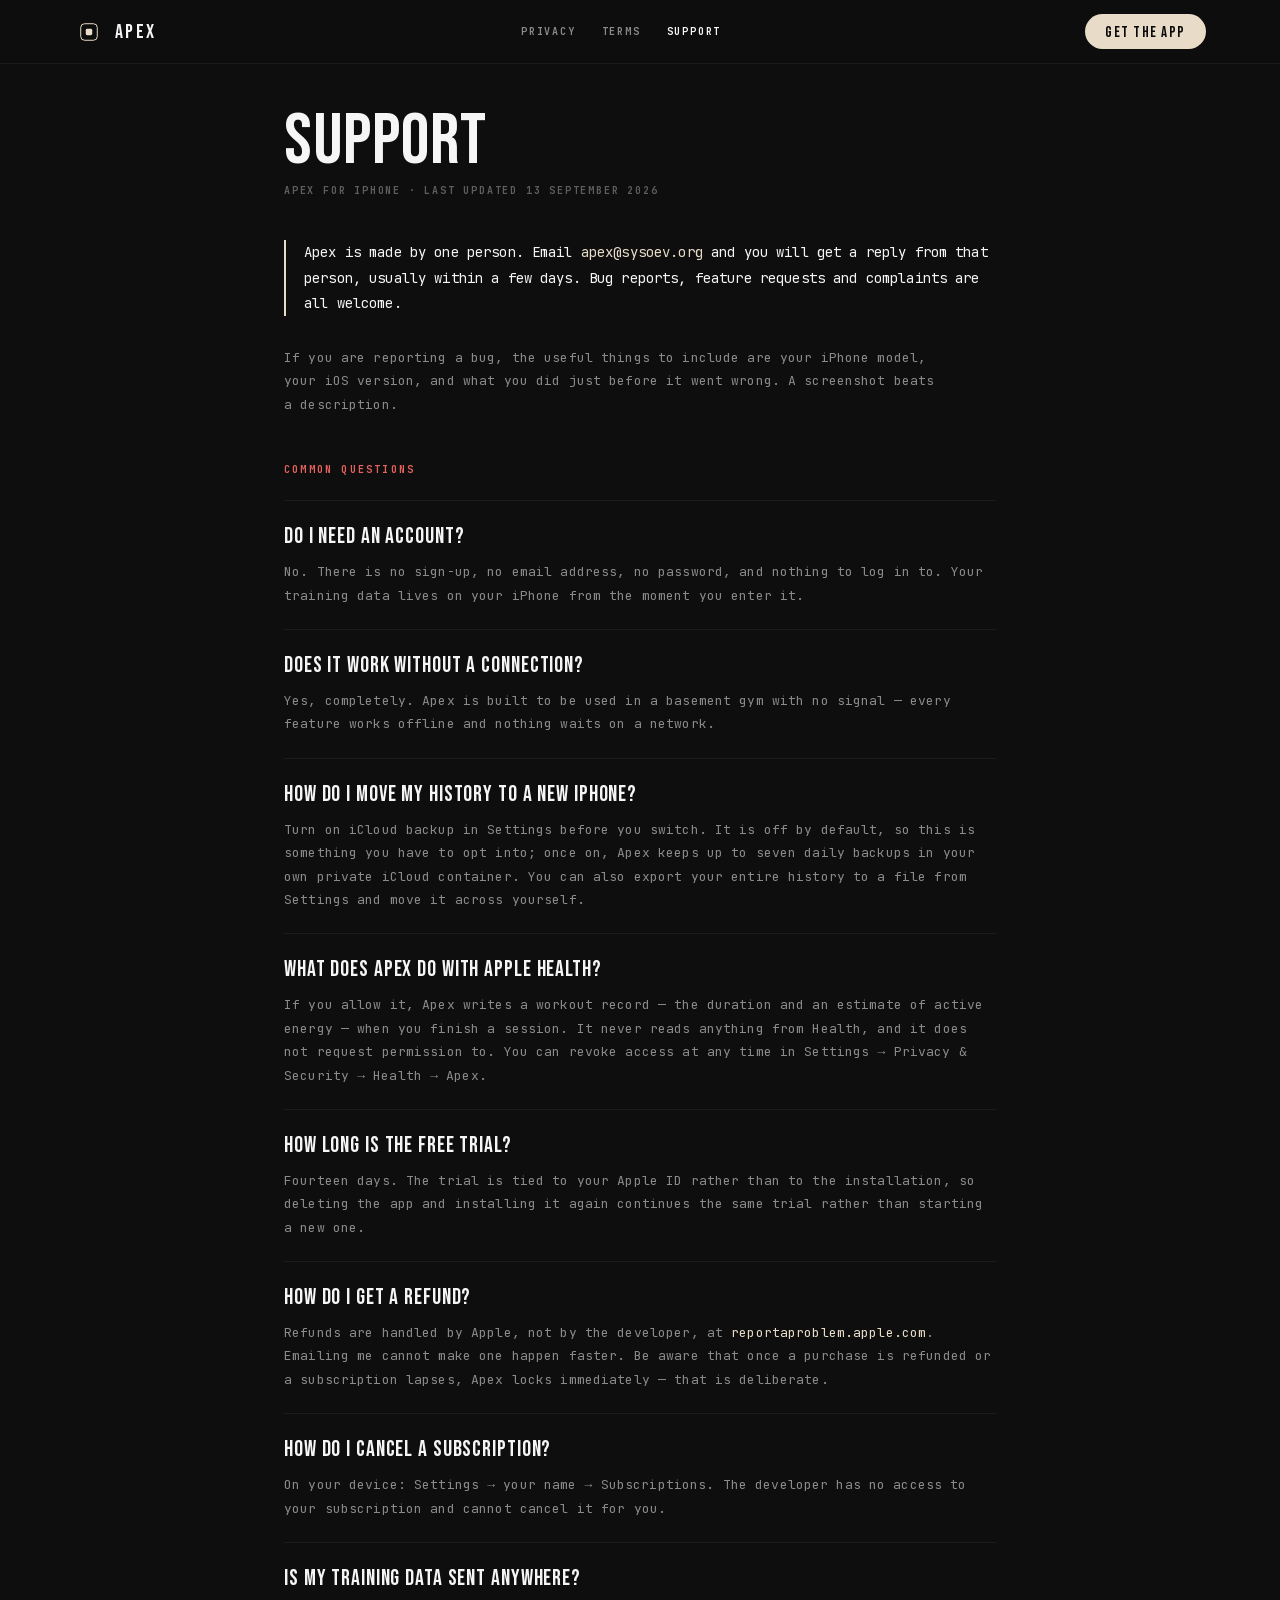
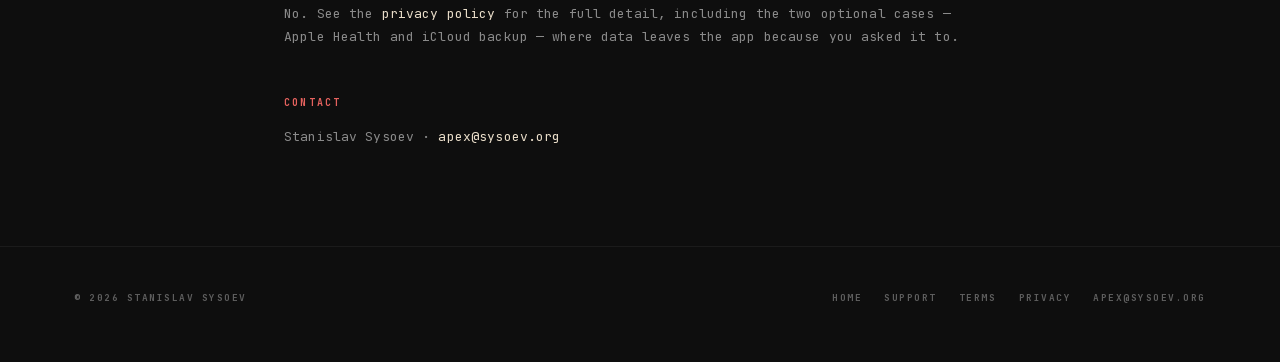
<file: support/index.html>
<!doctype html>
<html lang="en">
<head>
<meta charset="utf-8">
<meta name="viewport" content="width=device-width, initial-scale=1">
<title>Support &mdash; Apex</title>
<meta name="description" content="Get help with Apex. Contact the developer directly, or read the answers to the questions that come up most.">
<meta name="theme-color" content="#0E0E0E">
<link rel="icon" href="/favicon.svg" type="image/svg+xml">
<link rel="preload" href="/fonts/bebas-neue-latin.woff2" as="font" type="font/woff2" crossorigin>
<link rel="preload" href="/fonts/jetbrains-mono-latin.woff2" as="font" type="font/woff2" crossorigin>
<link rel="stylesheet" href="/style.css">
</head>
<body>

<nav class="site">
  <div class="wrap navin">
    <a class="logo" href="/">
      <span class="mark" aria-hidden="true"><svg viewBox="0 0 100 100"><rect x="22.4" y="22.4" width="55.2" height="55.2" rx="13" fill="none" stroke="currentColor" stroke-width="3.3"/><rect x="39.25" y="39.25" width="21.5" height="21.5" rx="4.7" fill="currentColor"/></svg></span>
      <span class="wm">APEX</span>
    </a>
    <div class="nlinks">
      <a href="/privacy/">Privacy</a>
      <a href="/terms/">Terms</a>
      <a href="/support/" aria-current="page">Support</a>
    </div>
    <a class="cta" href="/">Get the app</a>
  </div>
</nav>

<main class="wrap prose">

<h1>Support</h1>
<p class="updated">Apex for iPhone &middot; Last updated 13 September 2026</p>

<p class="lede">Apex is made by one person. Email
<a href="mailto:apex@sysoev.org">apex@sysoev.org</a> and you will get a reply from that
person, usually within a few days. Bug reports, feature requests and complaints are all
welcome.</p>

<p>If you are reporting a bug, the useful things to include are your iPhone model, your iOS
version, and what you did just before it went wrong. A screenshot beats a description.</p>

<h2>Common questions</h2>

<div class="faq">
  <h3>Do I need an account?</h3>
  <p>No. There is no sign-up, no email address, no password, and nothing to log in to. Your
  training data lives on your iPhone from the moment you enter it.</p>
</div>

<div class="faq">
  <h3>Does it work without a connection?</h3>
  <p>Yes, completely. Apex is built to be used in a basement gym with no signal &mdash;
  every feature works offline and nothing waits on a network.</p>
</div>

<div class="faq">
  <h3>How do I move my history to a new iPhone?</h3>
  <p>Turn on iCloud backup in Settings before you switch. It is off by default, so this is
  something you have to opt into; once on, Apex keeps up to seven daily backups in your own
  private iCloud container. You can also export your entire history to a file from Settings
  and move it across yourself.</p>
</div>

<div class="faq">
  <h3>What does Apex do with Apple Health?</h3>
  <p>If you allow it, Apex writes a workout record &mdash; the duration and an estimate of
  active energy &mdash; when you finish a session. It never reads anything from Health, and
  it does not request permission to. You can revoke access at any time in Settings &rarr;
  Privacy &amp; Security &rarr; Health &rarr; Apex.</p>
</div>

<div class="faq">
  <h3>How long is the free trial?</h3>
  <p>Fourteen days. The trial is tied to your Apple ID rather than to the installation, so
  deleting the app and installing it again continues the same trial rather than starting a
  new one.</p>
</div>

<div class="faq">
  <h3>How do I get a refund?</h3>
  <p>Refunds are handled by Apple, not by the developer, at
  <a href="https://reportaproblem.apple.com/">reportaproblem.apple.com</a>. Emailing me
  cannot make one happen faster. Be aware that once a purchase is refunded or a subscription
  lapses, Apex locks immediately &mdash; that is deliberate.</p>
</div>

<div class="faq">
  <h3>How do I cancel a subscription?</h3>
  <p>On your device: Settings &rarr; your name &rarr; Subscriptions. The developer has no
  access to your subscription and cannot cancel it for you.</p>
</div>

<div class="faq">
  <h3>Is my training data sent anywhere?</h3>
  <p>No. See the <a href="/privacy/">privacy policy</a> for the full detail, including the
  two optional cases &mdash; Apple Health and iCloud backup &mdash; where data leaves the app
  because you asked it to.</p>
</div>

<h2>Contact</h2>
<p>Stanislav Sysoev &middot; <a href="mailto:apex@sysoev.org">apex@sysoev.org</a></p>

</main>

<footer class="site">
  <div class="wrap fin2">
    <span>&copy; 2026 Stanislav Sysoev</span>
    <span class="lk">
      <a href="/">Home</a>
      <a href="/support/">Support</a>
      <a href="/terms/">Terms</a>
      <a href="/privacy/">Privacy</a>
      <a href="mailto:apex@sysoev.org">apex@sysoev.org</a>
    </span>
  </div>
</footer>

</body>
</html>
</file>
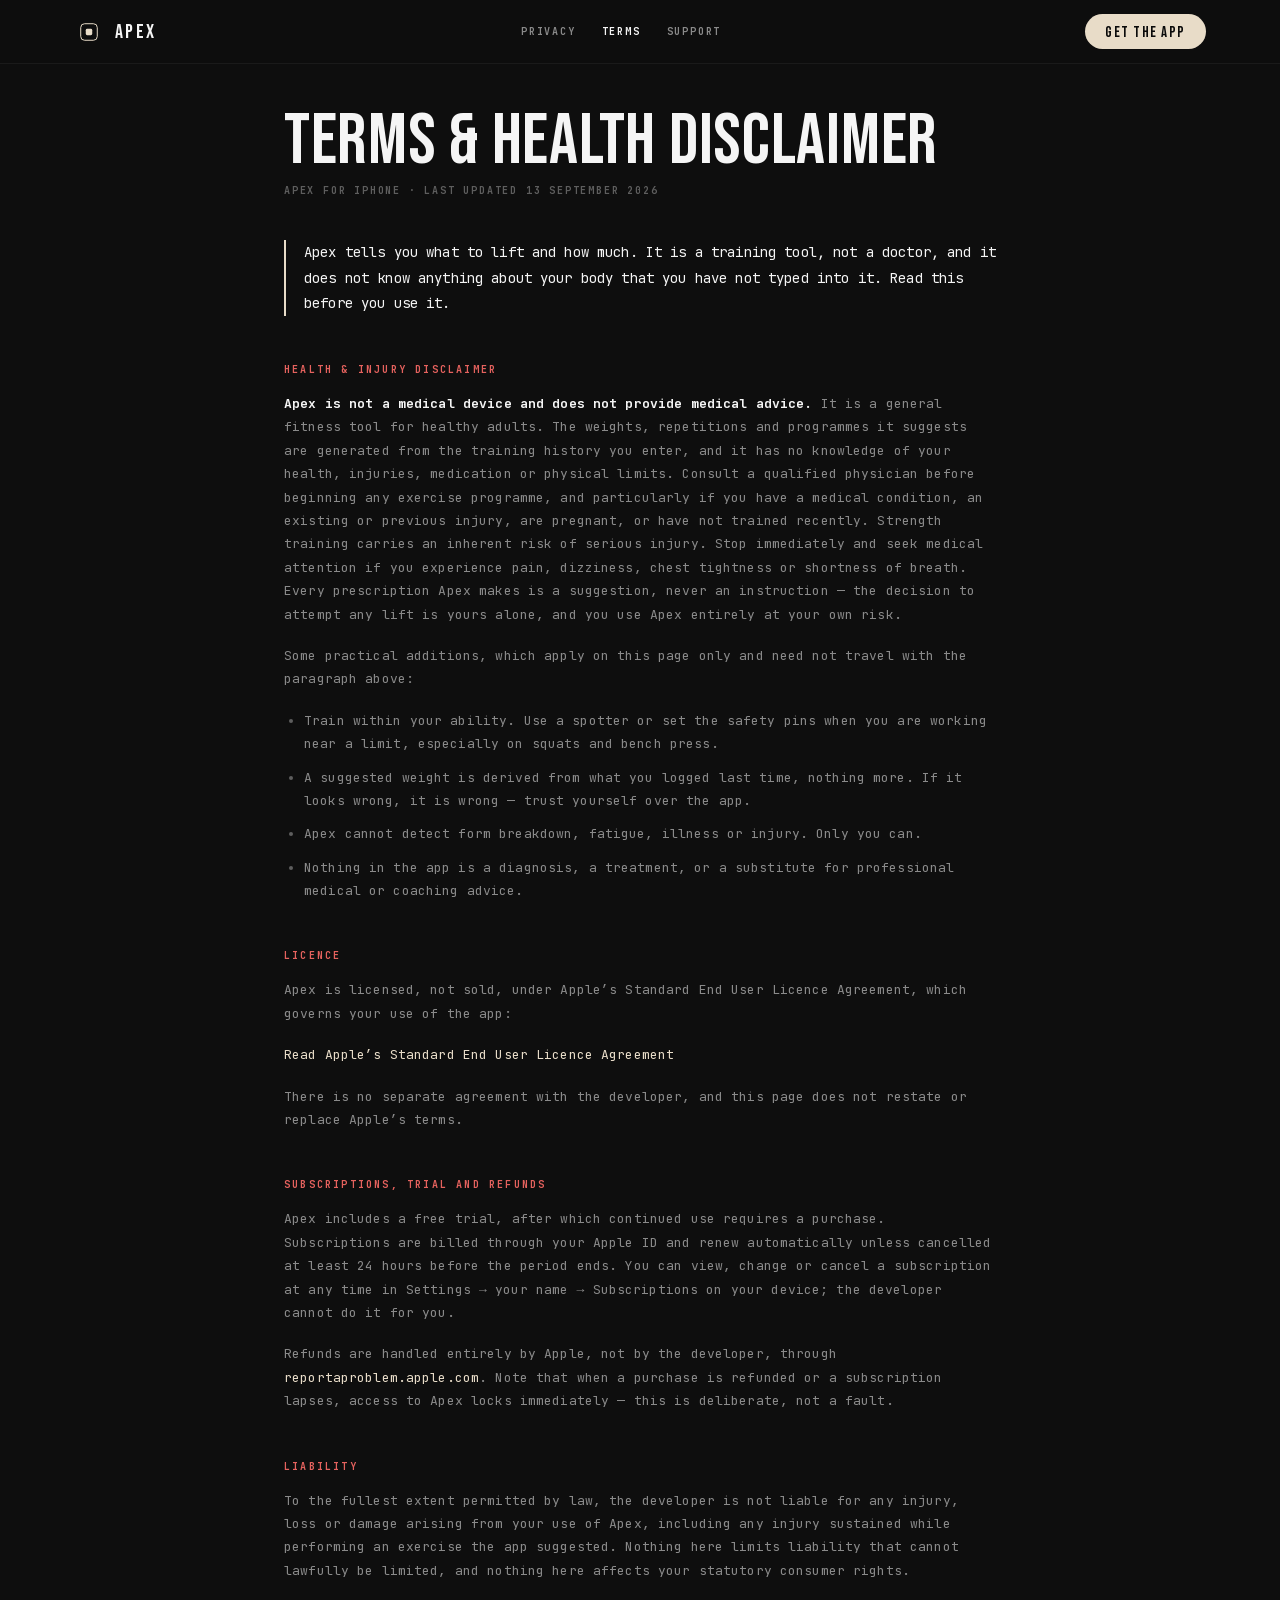
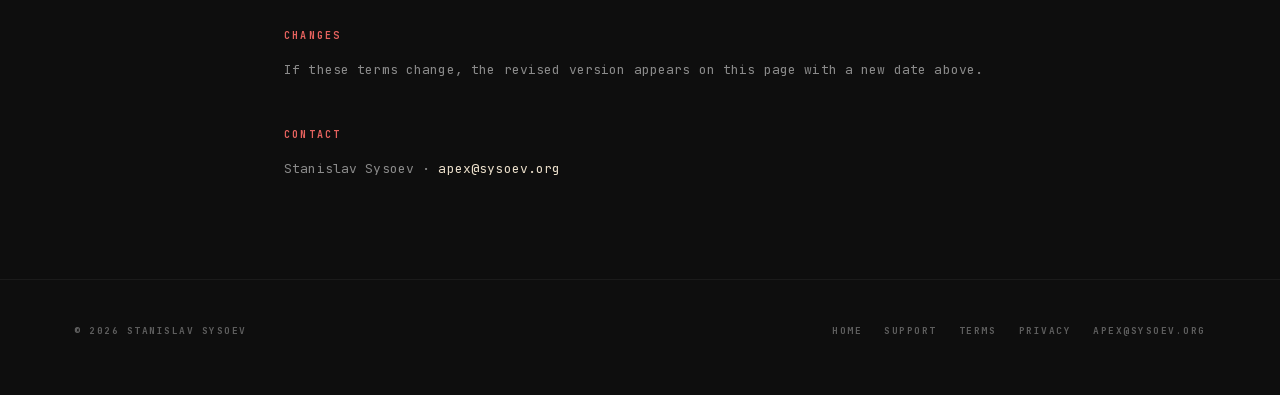
<file: terms/index.html>
<!doctype html>
<html lang="en">
<head>
<meta charset="utf-8">
<meta name="viewport" content="width=device-width, initial-scale=1">
<title>Terms &amp; Health Disclaimer &mdash; Apex</title>
<meta name="description" content="Apex is a training tool, not medical advice. Read this before you use it, and the licence the app is sold under.">
<meta name="theme-color" content="#0E0E0E">
<link rel="icon" href="/favicon.svg" type="image/svg+xml">
<link rel="preload" href="/fonts/bebas-neue-latin.woff2" as="font" type="font/woff2" crossorigin>
<link rel="preload" href="/fonts/jetbrains-mono-latin.woff2" as="font" type="font/woff2" crossorigin>
<link rel="stylesheet" href="/style.css">
</head>
<body>

<nav class="site">
  <div class="wrap navin">
    <a class="logo" href="/">
      <span class="mark" aria-hidden="true"><svg viewBox="0 0 100 100"><rect x="22.4" y="22.4" width="55.2" height="55.2" rx="13" fill="none" stroke="currentColor" stroke-width="3.3"/><rect x="39.25" y="39.25" width="21.5" height="21.5" rx="4.7" fill="currentColor"/></svg></span>
      <span class="wm">APEX</span>
    </a>
    <div class="nlinks">
      <a href="/privacy/">Privacy</a>
      <a href="/terms/" aria-current="page">Terms</a>
      <a href="/support/">Support</a>
    </div>
    <a class="cta" href="/">Get the app</a>
  </div>
</nav>

<main class="wrap prose">

<h1>Terms &amp; Health Disclaimer</h1>
<p class="updated">Apex for iPhone &middot; Last updated 13 September 2026</p>

<p class="lede">Apex tells you what to lift and how much. It is a training tool, not a
doctor, and it does not know anything about your body that you have not typed into it.
Read this before you use it.</p>

<h2>Health &amp; injury disclaimer</h2>

<!-- Canonical disclaimer — START. Keep identical in the app's Legal screen and the App Store description. -->
<p><strong>Apex is not a medical device and does not provide medical advice.</strong> It is
a general fitness tool for healthy adults. The weights, repetitions and programmes it
suggests are generated from the training history you enter, and it has no knowledge of your
health, injuries, medication or physical limits. Consult a qualified physician before
beginning any exercise programme, and particularly if you have a medical condition, an
existing or previous injury, are pregnant, or have not trained recently. Strength training
carries an inherent risk of serious injury. Stop immediately and seek medical attention if
you experience pain, dizziness, chest tightness or shortness of breath. Every prescription
Apex makes is a suggestion, never an instruction &mdash; the decision to attempt any lift is
yours alone, and you use Apex entirely at your own risk.</p>
<!-- Canonical disclaimer — END. -->

<p>Some practical additions, which apply on this page only and need not travel with the
paragraph above:</p>
<ul>
  <li>Train within your ability. Use a spotter or set the safety pins when you are working
      near a limit, especially on squats and bench press.</li>
  <li>A suggested weight is derived from what you logged last time, nothing more. If it
      looks wrong, it is wrong &mdash; trust yourself over the app.</li>
  <li>Apex cannot detect form breakdown, fatigue, illness or injury. Only you can.</li>
  <li>Nothing in the app is a diagnosis, a treatment, or a substitute for professional
      medical or coaching advice.</li>
</ul>

<h2>Licence</h2>
<p>Apex is licensed, not sold, under Apple&rsquo;s Standard End User Licence Agreement, which
governs your use of the app:</p>
<p><a href="https://www.apple.com/legal/internet-services/itunes/dev/stdeula/">Read
Apple&rsquo;s Standard End User Licence Agreement</a></p>
<p>There is no separate agreement with the developer, and this page does not restate or
replace Apple&rsquo;s terms.</p>

<h2>Subscriptions, trial and refunds</h2>
<p>Apex includes a free trial, after which continued use requires a purchase. Subscriptions
are billed through your Apple ID and renew automatically unless cancelled at least 24 hours
before the period ends. You can view, change or cancel a subscription at any time in
Settings &rarr; your name &rarr; Subscriptions on your device; the developer cannot do it for
you.</p>
<p>Refunds are handled entirely by Apple, not by the developer, through
<a href="https://reportaproblem.apple.com/">reportaproblem.apple.com</a>. Note that when a
purchase is refunded or a subscription lapses, access to Apex locks immediately &mdash; this
is deliberate, not a fault.</p>

<h2>Liability</h2>
<p>To the fullest extent permitted by law, the developer is not liable for any injury, loss
or damage arising from your use of Apex, including any injury sustained while performing an
exercise the app suggested. Nothing here limits liability that cannot lawfully be limited,
and nothing here affects your statutory consumer rights.</p>

<h2>Changes</h2>
<p>If these terms change, the revised version appears on this page with a new date above.</p>

<h2>Contact</h2>
<p>Stanislav Sysoev &middot; <a href="mailto:apex@sysoev.org">apex@sysoev.org</a></p>

</main>

<footer class="site">
  <div class="wrap fin2">
    <span>&copy; 2026 Stanislav Sysoev</span>
    <span class="lk">
      <a href="/">Home</a>
      <a href="/support/">Support</a>
      <a href="/terms/">Terms</a>
      <a href="/privacy/">Privacy</a>
      <a href="mailto:apex@sysoev.org">apex@sysoev.org</a>
    </span>
  </div>
</footer>

</body>
</html>
</file>
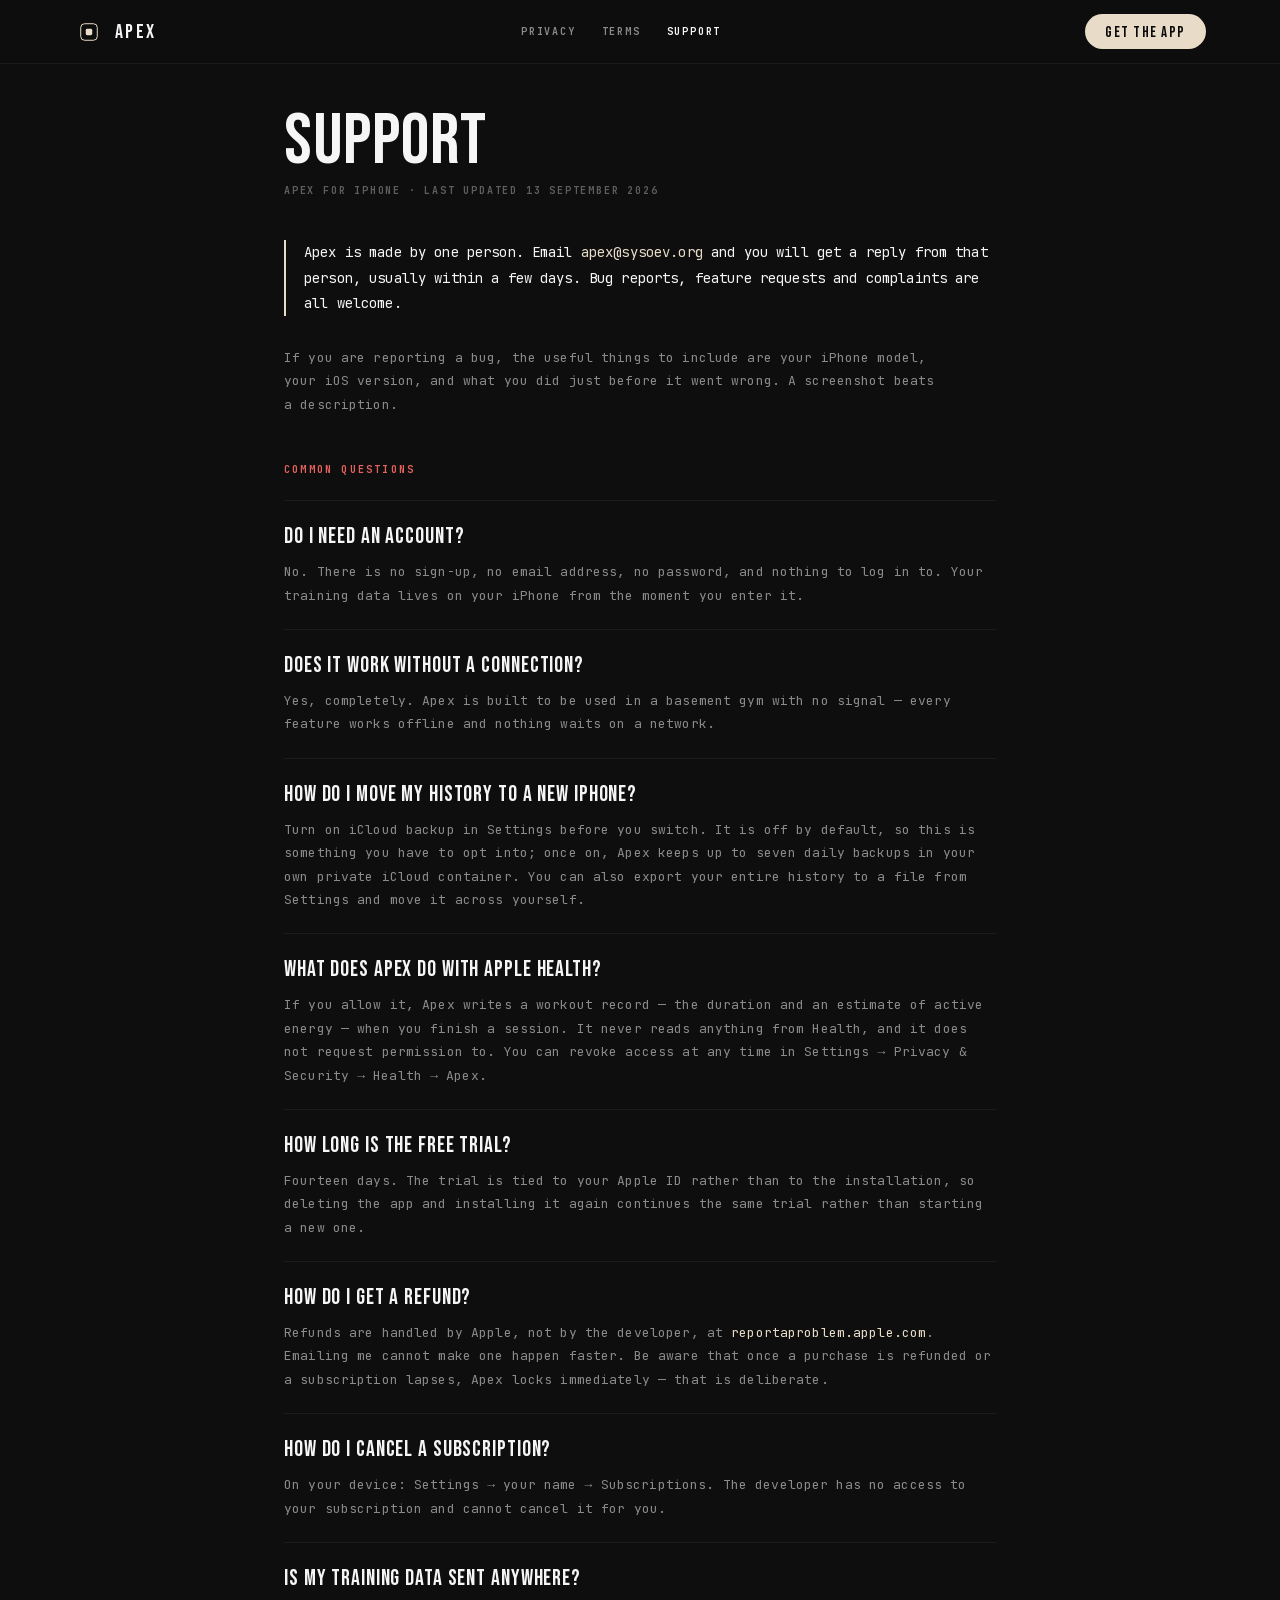
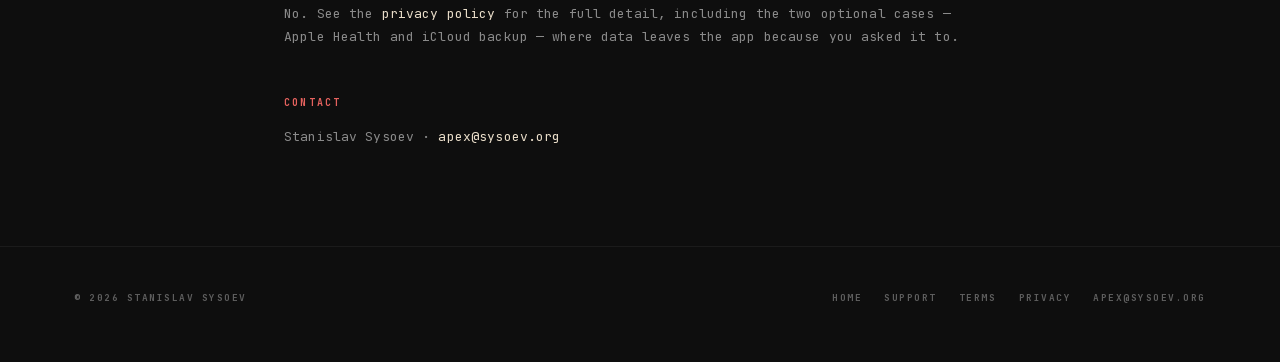
<file: docs/support/index.html>
<!doctype html>
<html lang="en">
<head>
<meta charset="utf-8">
<meta name="viewport" content="width=device-width, initial-scale=1">
<title>Support &mdash; Apex</title>
<meta name="description" content="Get help with Apex. Contact the developer directly, or read the answers to the questions that come up most.">
<meta name="theme-color" content="#0E0E0E">
<link rel="icon" href="/favicon.svg" type="image/svg+xml">
<link rel="preload" href="/fonts/bebas-neue-latin.woff2" as="font" type="font/woff2" crossorigin>
<link rel="preload" href="/fonts/jetbrains-mono-latin.woff2" as="font" type="font/woff2" crossorigin>
<link rel="stylesheet" href="/style.css">
</head>
<body>

<nav class="site">
  <div class="wrap navin">
    <a class="logo" href="/">
      <span class="mark" aria-hidden="true"><svg viewBox="0 0 100 100"><rect x="22.4" y="22.4" width="55.2" height="55.2" rx="13" fill="none" stroke="currentColor" stroke-width="3.3"/><rect x="39.25" y="39.25" width="21.5" height="21.5" rx="4.7" fill="currentColor"/></svg></span>
      <span class="wm">APEX</span>
    </a>
    <div class="nlinks">
      <a href="/privacy/">Privacy</a>
      <a href="/terms/">Terms</a>
      <a href="/support/" aria-current="page">Support</a>
    </div>
    <a class="cta" href="/">Get the app</a>
  </div>
</nav>

<main class="wrap prose">

<h1>Support</h1>
<p class="updated">Apex for iPhone &middot; Last updated 13 September 2026</p>

<p class="lede">Apex is made by one person. Email
<a href="mailto:apex@sysoev.org">apex@sysoev.org</a> and you will get a reply from that
person, usually within a few days. Bug reports, feature requests and complaints are all
welcome.</p>

<p>If you are reporting a bug, the useful things to include are your iPhone model, your iOS
version, and what you did just before it went wrong. A screenshot beats a description.</p>

<h2>Common questions</h2>

<div class="faq">
  <h3>Do I need an account?</h3>
  <p>No. There is no sign-up, no email address, no password, and nothing to log in to. Your
  training data lives on your iPhone from the moment you enter it.</p>
</div>

<div class="faq">
  <h3>Does it work without a connection?</h3>
  <p>Yes, completely. Apex is built to be used in a basement gym with no signal &mdash;
  every feature works offline and nothing waits on a network.</p>
</div>

<div class="faq">
  <h3>How do I move my history to a new iPhone?</h3>
  <p>Turn on iCloud backup in Settings before you switch. It is off by default, so this is
  something you have to opt into; once on, Apex keeps up to seven daily backups in your own
  private iCloud container. You can also export your entire history to a file from Settings
  and move it across yourself.</p>
</div>

<div class="faq">
  <h3>What does Apex do with Apple Health?</h3>
  <p>If you allow it, Apex writes a workout record &mdash; the duration and an estimate of
  active energy &mdash; when you finish a session. It never reads anything from Health, and
  it does not request permission to. You can revoke access at any time in Settings &rarr;
  Privacy &amp; Security &rarr; Health &rarr; Apex.</p>
</div>

<div class="faq">
  <h3>How long is the free trial?</h3>
  <p>Fourteen days. The trial is tied to your Apple ID rather than to the installation, so
  deleting the app and installing it again continues the same trial rather than starting a
  new one.</p>
</div>

<div class="faq">
  <h3>How do I get a refund?</h3>
  <p>Refunds are handled by Apple, not by the developer, at
  <a href="https://reportaproblem.apple.com/">reportaproblem.apple.com</a>. Emailing me
  cannot make one happen faster. Be aware that once a purchase is refunded or a subscription
  lapses, Apex locks immediately &mdash; that is deliberate.</p>
</div>

<div class="faq">
  <h3>How do I cancel a subscription?</h3>
  <p>On your device: Settings &rarr; your name &rarr; Subscriptions. The developer has no
  access to your subscription and cannot cancel it for you.</p>
</div>

<div class="faq">
  <h3>Is my training data sent anywhere?</h3>
  <p>No. See the <a href="/privacy/">privacy policy</a> for the full detail, including the
  two optional cases &mdash; Apple Health and iCloud backup &mdash; where data leaves the app
  because you asked it to.</p>
</div>

<h2>Contact</h2>
<p>Stanislav Sysoev &middot; <a href="mailto:apex@sysoev.org">apex@sysoev.org</a></p>

<!-- TODO — EU TRADER DETAILS. BLOCKS SUBMISSION IF THE EU IS IN THE LAUNCH TERRITORIES.
     Under the Digital Services Act, Apple verifies and publishes a trader name, address,
     email and phone number on the store listing. The same details belong here.
     The address decision is still open — virtual office / registered agent vs. home
     address — see docs/PRE_RELEASE.md section 4, "EU trader status".
     Replace this comment with the block below, filled in, before submission:

     <h2>Trader information</h2>
     <p>Stanislav Sysoev<br>
     {street}<br>
     {postcode} {city}<br>
     {country}<br>
     <a href="mailto:apex@sysoev.org">apex@sysoev.org</a><br>
     {phone}</p>
-->

</main>

<footer class="site">
  <div class="wrap fin2">
    <span>&copy; 2026 Stanislav Sysoev</span>
    <span class="lk">
      <a href="/">Home</a>
      <a href="/support/">Support</a>
      <a href="/terms/">Terms</a>
      <a href="/privacy/">Privacy</a>
      <a href="mailto:apex@sysoev.org">apex@sysoev.org</a>
    </span>
  </div>
</footer>

</body>
</html>
</file>
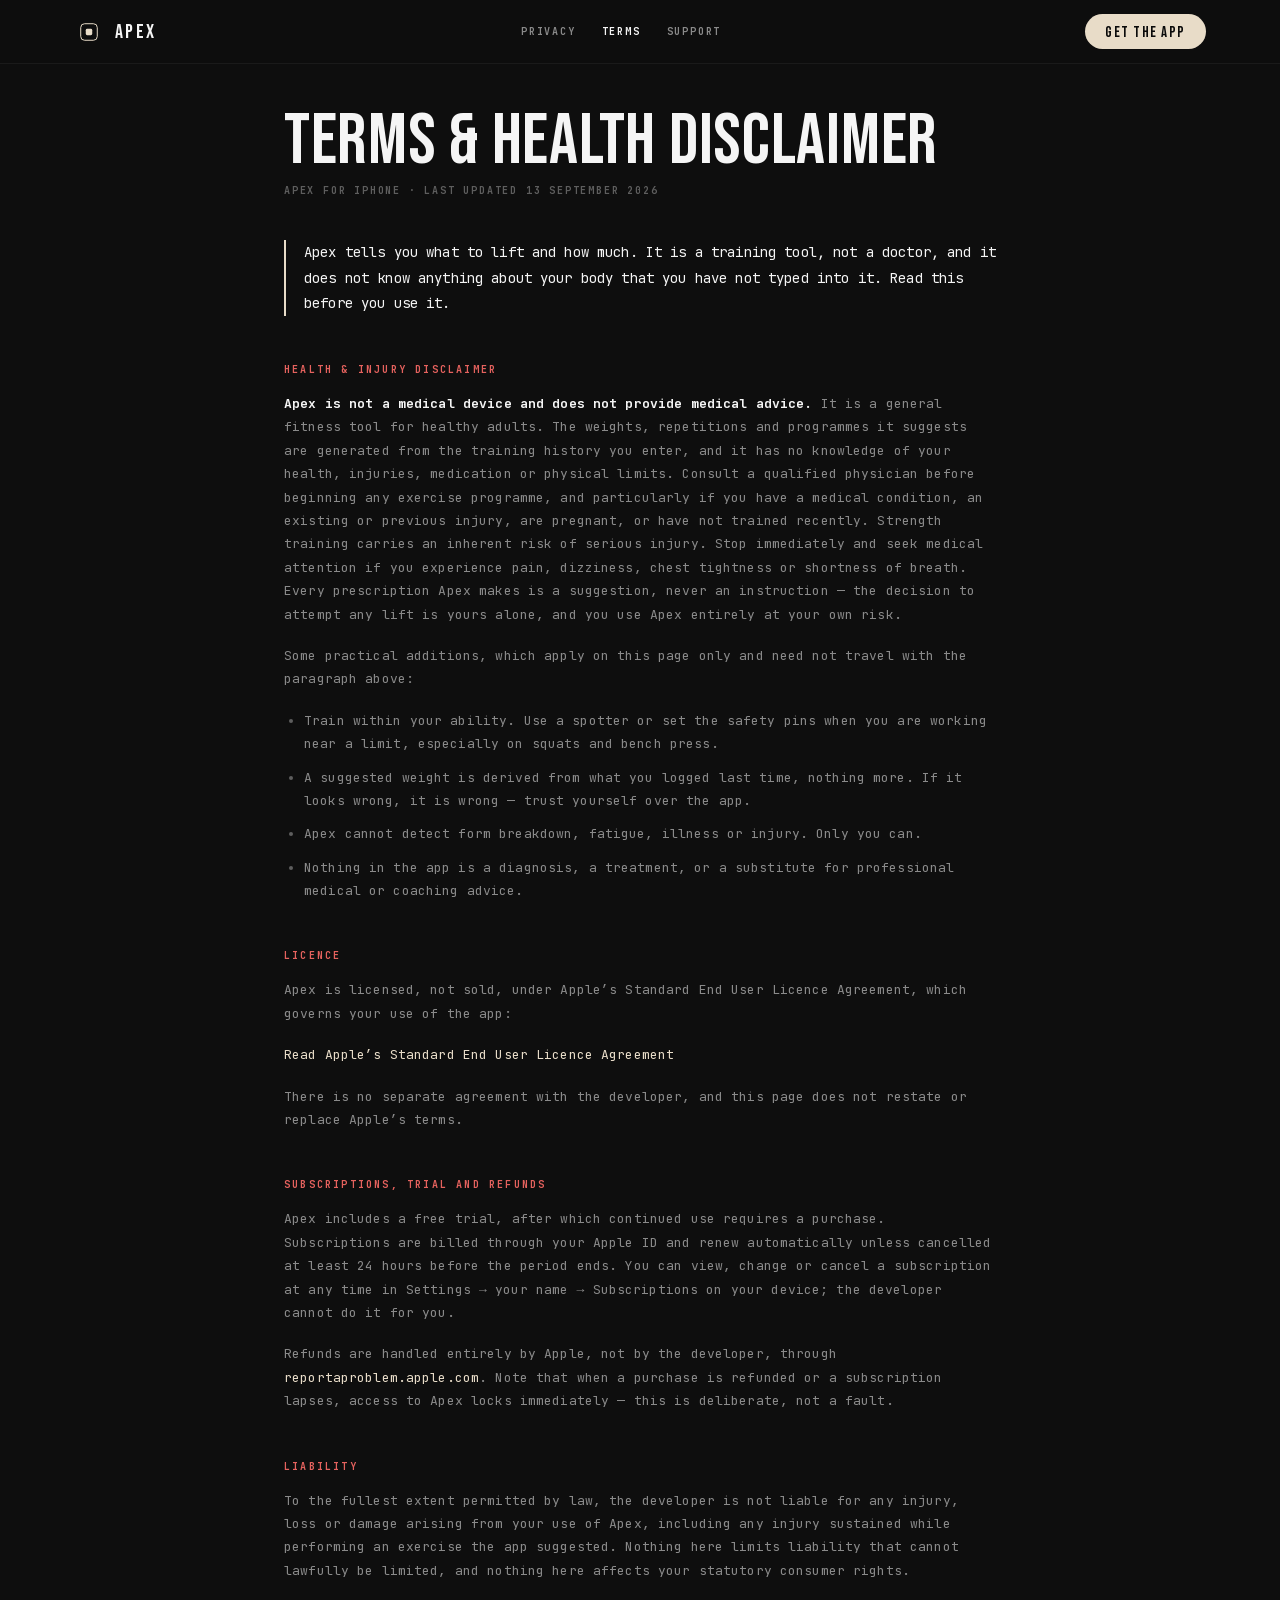
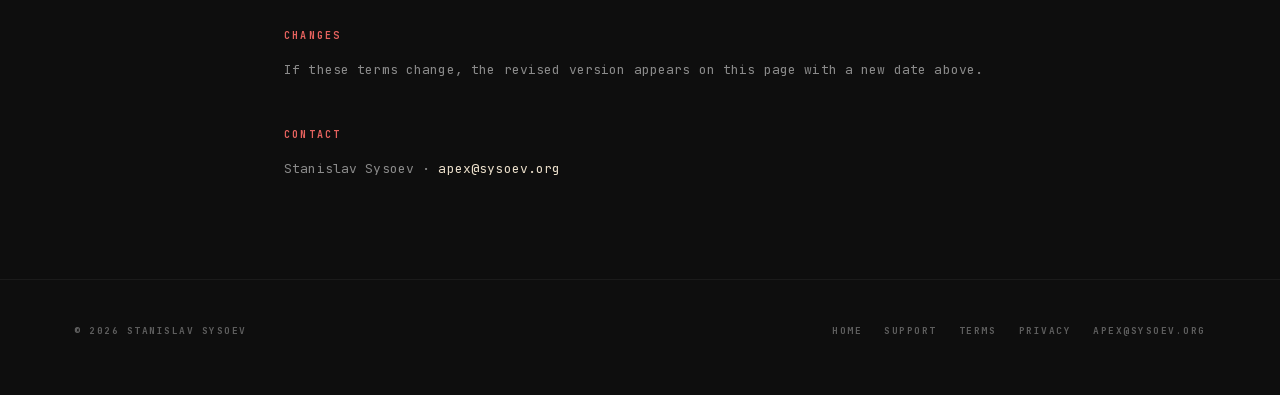
<file: docs/terms/index.html>
<!doctype html>
<html lang="en">
<head>
<meta charset="utf-8">
<meta name="viewport" content="width=device-width, initial-scale=1">
<title>Terms &amp; Health Disclaimer &mdash; Apex</title>
<meta name="description" content="Apex is a training tool, not medical advice. Read this before you use it, and the licence the app is sold under.">
<meta name="theme-color" content="#0E0E0E">
<link rel="icon" href="/favicon.svg" type="image/svg+xml">
<link rel="preload" href="/fonts/bebas-neue-latin.woff2" as="font" type="font/woff2" crossorigin>
<link rel="preload" href="/fonts/jetbrains-mono-latin.woff2" as="font" type="font/woff2" crossorigin>
<link rel="stylesheet" href="/style.css">
</head>
<body>

<nav class="site">
  <div class="wrap navin">
    <a class="logo" href="/">
      <span class="mark" aria-hidden="true"><svg viewBox="0 0 100 100"><rect x="22.4" y="22.4" width="55.2" height="55.2" rx="13" fill="none" stroke="currentColor" stroke-width="3.3"/><rect x="39.25" y="39.25" width="21.5" height="21.5" rx="4.7" fill="currentColor"/></svg></span>
      <span class="wm">APEX</span>
    </a>
    <div class="nlinks">
      <a href="/privacy/">Privacy</a>
      <a href="/terms/" aria-current="page">Terms</a>
      <a href="/support/">Support</a>
    </div>
    <a class="cta" href="/">Get the app</a>
  </div>
</nav>

<main class="wrap prose">

<h1>Terms &amp; Health Disclaimer</h1>
<p class="updated">Apex for iPhone &middot; Last updated 13 September 2026</p>

<p class="lede">Apex tells you what to lift and how much. It is a training tool, not a
doctor, and it does not know anything about your body that you have not typed into it.
Read this before you use it.</p>

<h2>Health &amp; injury disclaimer</h2>

<!-- CANONICAL DISCLAIMER — START.
     This exact paragraph must appear, word for word, in three places:
       1. here,
       2. the in-app Legal screen (app/(tabs)/settings/legal.tsx, not yet built),
       3. the end of the App Store description.
     See docs/PRE_RELEASE.md section 4. Edit in all three or none. -->
<p><strong>Apex is not a medical device and does not provide medical advice.</strong> It is
a general fitness tool for healthy adults. The weights, repetitions and programmes it
suggests are generated from the training history you enter, and it has no knowledge of your
health, injuries, medication or physical limits. Consult a qualified physician before
beginning any exercise programme, and particularly if you have a medical condition, an
existing or previous injury, are pregnant, or have not trained recently. Strength training
carries an inherent risk of serious injury. Stop immediately and seek medical attention if
you experience pain, dizziness, chest tightness or shortness of breath. Every prescription
Apex makes is a suggestion, never an instruction &mdash; the decision to attempt any lift is
yours alone, and you use Apex entirely at your own risk.</p>
<!-- CANONICAL DISCLAIMER — END. -->

<p>Some practical additions, which apply on this page only and need not travel with the
paragraph above:</p>
<ul>
  <li>Train within your ability. Use a spotter or set the safety pins when you are working
      near a limit, especially on squats and bench press.</li>
  <li>A suggested weight is derived from what you logged last time, nothing more. If it
      looks wrong, it is wrong &mdash; trust yourself over the app.</li>
  <li>Apex cannot detect form breakdown, fatigue, illness or injury. Only you can.</li>
  <li>Nothing in the app is a diagnosis, a treatment, or a substitute for professional
      medical or coaching advice.</li>
</ul>

<h2>Licence</h2>
<p>Apex is licensed, not sold, under Apple&rsquo;s Standard End User Licence Agreement, which
governs your use of the app:</p>
<p><a href="https://www.apple.com/legal/internet-services/itunes/dev/stdeula/">Read
Apple&rsquo;s Standard End User Licence Agreement</a></p>
<p>There is no separate agreement with the developer, and this page does not restate or
replace Apple&rsquo;s terms.</p>

<h2>Subscriptions, trial and refunds</h2>
<p>Apex includes a free trial, after which continued use requires a purchase. Subscriptions
are billed through your Apple ID and renew automatically unless cancelled at least 24 hours
before the period ends. You can view, change or cancel a subscription at any time in
Settings &rarr; your name &rarr; Subscriptions on your device; the developer cannot do it for
you.</p>
<p>Refunds are handled entirely by Apple, not by the developer, through
<a href="https://reportaproblem.apple.com/">reportaproblem.apple.com</a>. Note that when a
purchase is refunded or a subscription lapses, access to Apex locks immediately &mdash; this
is deliberate, not a fault.</p>

<h2>Liability</h2>
<p>To the fullest extent permitted by law, the developer is not liable for any injury, loss
or damage arising from your use of Apex, including any injury sustained while performing an
exercise the app suggested. Nothing here limits liability that cannot lawfully be limited,
and nothing here affects your statutory consumer rights.</p>

<h2>Changes</h2>
<p>If these terms change, the revised version appears on this page with a new date above.</p>

<h2>Contact</h2>
<p>Stanislav Sysoev &middot; <a href="mailto:apex@sysoev.org">apex@sysoev.org</a></p>

</main>

<footer class="site">
  <div class="wrap fin2">
    <span>&copy; 2026 Stanislav Sysoev</span>
    <span class="lk">
      <a href="/">Home</a>
      <a href="/support/">Support</a>
      <a href="/terms/">Terms</a>
      <a href="/privacy/">Privacy</a>
      <a href="mailto:apex@sysoev.org">apex@sysoev.org</a>
    </span>
  </div>
</footer>

</body>
</html>
</file>
<file: style.css>
/* Apex — apex.sysoev.org
   Design system taken from the landing mockup. Dark only.
   Mobile-first: base rules are the phone layout, min-width queries widen them.
   (The mockup used max-width queries; inverted here on purpose.) */

/* Fonts are self-hosted, not pulled from Google, so there is no third-party DNS +
   TLS round trip before text can paint. Both files are preloaded in each page's
   <head>, and `font-display: optional` means the browser either has the face ready
   in time and uses it, or renders the fallback for that page load and never swaps.
   That is what removes the flash: `swap` guarantees one, `optional` forbids it.
   JetBrains Mono is variable, so one file serves 400 and 700. */

@font-face {
  font-family: "Bebas Neue";
  src: url("/fonts/bebas-neue-latin.woff2") format("woff2");
  font-weight: 400;
  font-style: normal;
  font-display: optional;
  unicode-range:
    U+0000-00FF, U+0131, U+0152-0153, U+02BB-02BC, U+02C6, U+02DA, U+02DC,
    U+0304, U+0308, U+0329, U+2000-206F, U+20AC, U+2122, U+2191, U+2193, U+2212,
    U+2215, U+FEFF, U+FFFD;
}

@font-face {
  font-family: "JetBrains Mono";
  src: url("/fonts/jetbrains-mono-latin.woff2") format("woff2");
  font-weight: 100 800;
  font-style: normal;
  font-display: optional;
  unicode-range:
    U+0000-00FF, U+0131, U+0152-0153, U+02BB-02BC, U+02C6, U+02DA, U+02DC,
    U+0304, U+0308, U+0329, U+2000-206F, U+20AC, U+2122, U+2191, U+2193, U+2212,
    U+2215, U+FEFF, U+FFFD;
}

:root {
  --bg: #0e0e0e;
  --surf: #161616;
  --surf2: #1e1e1e;

  /* Both accents come from consts/styles.ts: accentMain and accentSecondary. */
  --bone: #e8dcc8;
  --accent2: #e5625e;

  --text: #f5f5f5;
  --dim: #8a8a8a;
  --dimmer: #5e5e5e;

  --hair: rgba(255, 255, 255, 0.1);
  --hair2: rgba(255, 255, 255, 0.055);

  --disp: "Bebas Neue", "Haettenschweiler", "Arial Narrow", sans-serif;
  --mono: "JetBrains Mono", ui-monospace, SFMono-Regular, Menlo, monospace;

  --gutter: clamp(20px, 5vw, 24px);

  color-scheme: dark;
}

* {
  box-sizing: border-box;
  margin: 0;
  padding: 0;
}

html {
  scroll-behavior: smooth;
  -webkit-text-size-adjust: 100%;
}

body {
  background: var(--bg);
  color: var(--text);
  font-family: var(--mono);
  -webkit-font-smoothing: antialiased;
  overflow-x: hidden;
}

img {
  max-width: 100%;
  height: auto;
  display: block;
}

a {
  color: var(--bone);
  text-decoration: none;
}

a:hover {
  color: #fff;
}

:focus-visible {
  outline: 2px solid var(--bone);
  outline-offset: 3px;
}

/* ---------- Primitives ---------- */

.wrap {
  max-width: 1180px;
  margin: 0 auto;
  padding-inline: var(--gutter);
}

.disp {
  font-family: var(--disp);
  letter-spacing: 0.02em;
  line-height: 0.86;
}

.kick {
  font-size: 10px;
  letter-spacing: 0.22em;
  color: var(--dimmer);
  text-transform: uppercase;
  font-weight: 700;
}

.body {
  font-size: 13px;
  line-height: 1.8;
  color: var(--dim);
  letter-spacing: 0.01em;
  text-wrap: pretty;
}

.note {
  font-size: 9.5px;
  letter-spacing: 0.16em;
  color: var(--dimmer);
  margin-top: 18px;
  font-weight: 700;
  text-transform: uppercase;
}

/* ---------- Nav ---------- */

nav.site {
  position: sticky;
  top: 0;
  z-index: 50;
  background: rgba(14, 14, 14, 0.88);
  backdrop-filter: blur(14px);
  -webkit-backdrop-filter: blur(14px);
  border-bottom: 1px solid var(--hair2);
}

.navin {
  display: flex;
  align-items: center;
  justify-content: space-between;
  gap: 16px;
  padding-block: 14px;
}

.logo {
  display: flex;
  align-items: center;
  gap: 11px;
}

/* The real app mark: nested rounded squares, from assets/images/icon.png.
   Inline SVG rather than the PNG so it stays sharp at any size and takes its
   colour from `currentColor`. */
.mark {
  width: 30px;
  height: 30px;
  display: block;
  flex: none;
  color: var(--bone);
}

.mark svg {
  width: 100%;
  height: 100%;
  display: block;
}

.wm {
  font-family: var(--disp);
  font-size: 20px;
  letter-spacing: 0.12em;
  line-height: 1;
  color: var(--text);
}

.nlinks {
  display: none;
  gap: 26px;
  font-size: 10px;
  letter-spacing: 0.18em;
  text-transform: uppercase;
  color: var(--dim);
  font-weight: 700;
}

.nlinks a {
  color: var(--dim);
}

.nlinks a:hover,
.nlinks a[aria-current="page"] {
  color: var(--text);
}

/* ---------- Buttons ---------- */

.cta {
  font-family: var(--disp);
  font-size: 15px;
  letter-spacing: 0.1em;
  background: var(--bone);
  color: #0a0a0a;
  border-radius: 999px;
  padding: 9px 20px 7px;
  display: inline-block;
}

.cta:hover {
  background: #fff;
  color: #0a0a0a;
}

.cta.gh {
  background: none;
  color: var(--text);
  border: 1px solid var(--hair);
}

.cta.gh:hover {
  background: rgba(255, 255, 255, 0.06);
  color: #fff;
}

.cta.lg {
  font-size: 19px;
  padding: 14px 30px 11px;
}

.btns {
  display: flex;
  flex-wrap: wrap;
  gap: 12px;
  align-items: center;
  margin-top: 30px;
}

/* ---------- Hero ---------- */

.hero {
  display: grid;
  grid-template-columns: 1fr;
  gap: 48px;
  align-items: center;
  padding-block: 56px 72px;
}

.pill {
  display: inline-flex;
  align-items: center;
  gap: 9px;
  border: 1px solid rgba(232, 220, 200, 0.22);
  background: rgba(232, 220, 200, 0.06);
  border-radius: 999px;
  padding: 6px 12px 6px 10px;
  font-size: 9px;
  letter-spacing: 0.2em;
  font-weight: 700;
  color: var(--bone);
  text-transform: uppercase;
}

.pill s {
  width: 5px;
  height: 5px;
  border-radius: 50%;
  background: var(--accent2);
  text-decoration: none;
  box-shadow: 0 0 8px var(--accent2);
  flex: none;
}

h1 {
  font-family: var(--disp);
  font-size: clamp(52px, 8.2vw, 104px);
  line-height: 0.84;
  letter-spacing: 0.01em;
  margin: 22px 0 20px;
  text-transform: uppercase;
  font-weight: 400;
}

.hero .body {
  max-width: 44ch;
  font-size: 14px;
}

.heroart {
  display: flex;
  justify-content: center;
}

/* Hero offline callout: hairline rule, ring bullet, label, one-line support. */
.hcall {
  margin-top: 34px;
  padding-top: 22px;
  border-top: 1px solid var(--hair);
}

.hcall__t {
  display: flex;
  align-items: center;
  gap: 12px;
  font-family: var(--disp);
  font-size: 20px;
  letter-spacing: 0.1em;
  text-transform: uppercase;
  color: var(--text);
}

.hcall__ring {
  width: 11px;
  height: 11px;
  border-radius: 50%;
  border: 1px solid var(--accent2);
  flex: none;
}

.hcall__s {
  margin-top: 8px;
  padding-left: 23px;
  font-size: 12px;
  line-height: 1.7;
  color: var(--dim);
  letter-spacing: 0.01em;
}

/* ---------- Device frame with an empty capture slot ---------- */

.phone {
  width: 100%;
  max-width: 300px;
  background: #0a0a0a;
  border: 1px solid var(--hair);
  border-radius: 36px;
  flex: none;
  box-shadow: 0 40px 90px -40px #000;
}

.phone__slot {
  /* 1320 x 2868 — the 6.9" iPhone capture size section 7 produces. */
  aspect-ratio: 1320 / 2868;
  max-width: 100%;
  border-radius: 36px;
  background:
    repeating-linear-gradient(
      45deg,
      transparent 0 10px,
      rgba(255, 255, 255, 0.018) 10px 20px
    ),
    var(--surf);
  display: grid;
  place-items: center;
  text-align: center;
  color: var(--dimmer);
  font-size: 9px;
  letter-spacing: 0.2em;
  text-transform: uppercase;
  font-weight: 700;
}

/* ---------- Sections ---------- */

section {
  padding-block: 64px;
}

.shead {
  display: flex;
  align-items: flex-end;
  justify-content: space-between;
  gap: 24px;
  flex-wrap: wrap;
  padding-bottom: 26px;
}

h2 {
  font-family: var(--disp);
  font-size: clamp(34px, 4.4vw, 58px);
  line-height: 0.9;
  letter-spacing: 0.02em;
  text-transform: uppercase;
  max-width: 22ch;
  font-weight: 400;
}

.shead h2 {
  margin-top: 18px;
}

.shead .body {
  max-width: 34ch;
}

/* Hairline grid: the 1px gap over a hairline background paints the rules. */
.grid3 {
  display: grid;
  grid-template-columns: 1fr;
  gap: 1px;
  background: var(--hair2);
  border: 1px solid var(--hair2);
  margin-top: 1px;
  list-style: none;
}

.cell {
  background: var(--bg);
  padding: 30px 26px 34px;
}

.cell .num {
  font-family: var(--mono);
  font-size: 10px;
  font-weight: 700;
  letter-spacing: 0.18em;
  color: var(--accent2);
}

.cell h3 {
  font-family: var(--disp);
  font-size: 26px;
  letter-spacing: 0.04em;
  text-transform: uppercase;
  margin: 18px 0 10px;
  font-weight: 400;
}

.cell .body {
  font-size: 12.5px;
}

/* ---------- Split features ---------- */

.split {
  display: grid;
  grid-template-columns: 1fr;
  gap: 40px;
  align-items: center;
  padding-block: 64px;
  border-top: 1px solid var(--hair2);
}

.split h3 {
  font-family: var(--disp);
  font-size: clamp(28px, 3.4vw, 42px);
  letter-spacing: 0.03em;
  text-transform: uppercase;
  line-height: 0.92;
  margin: 16px 0;
  font-weight: 400;
}

.specs {
  margin-top: 26px;
  border-top: 1px solid var(--hair);
  list-style: none;
}

.spec {
  display: flex;
  justify-content: space-between;
  gap: 20px;
  padding: 13px 0;
  border-bottom: 1px solid var(--hair2);
  font-size: 11px;
  letter-spacing: 0.1em;
  color: var(--dim);
  text-transform: uppercase;
  font-weight: 700;
}

.spec b {
  color: var(--text);
  font-family: var(--disp);
  font-size: 15px;
  letter-spacing: 0.08em;
  font-weight: 400;
  white-space: nowrap;
}

.art {
  display: flex;
  justify-content: center;
}

/* ---------- Pricing ---------- */

.plans {
  display: grid;
  grid-template-columns: 1fr;
  gap: 14px;
  margin-top: 34px;
  list-style: none;
}

.plan {
  border: 1px solid var(--hair);
  border-radius: 16px;
  padding: 26px 24px 28px;
  background: var(--surf);
  display: flex;
  flex-direction: column;
}

.plan.on {
  border-color: rgba(232, 220, 200, 0.5);
  background: rgba(232, 220, 200, 0.05);
}

.plan .nm {
  font-size: 9px;
  letter-spacing: 0.2em;
  color: var(--dim);
  font-weight: 700;
}

.plan .pr {
  display: flex;
  align-items: baseline;
  gap: 4px;
  margin-top: 20px;
}

.plan .pr .cur {
  font-size: 11px;
  font-weight: 700;
  color: var(--dim);
  align-self: flex-start;
  margin-top: 8px;
}

.plan .pr b {
  font-family: var(--disp);
  font-size: 52px;
  line-height: 0.8;
  letter-spacing: 0.01em;
  font-weight: 400;
}

.plan .pr s {
  font-size: 10px;
  letter-spacing: 0.16em;
  color: var(--dimmer);
  text-decoration: none;
  font-weight: 700;
  margin-left: 4px;
}

.plan .d {
  font-size: 11px;
  line-height: 1.7;
  color: var(--dim);
  margin-top: 18px;
}

.plan .bdg {
  margin-top: 18px;
  font-size: 8px;
  letter-spacing: 0.16em;
  font-weight: 700;
  padding: 4px 7px;
  border-radius: 4px;
  align-self: flex-start;
  background: var(--bone);
  color: #0a0a0a;
}

.feats {
  margin-top: 28px;
  border-top: 1px solid var(--hair);
  display: grid;
  grid-template-columns: 1fr;
  gap: 1px;
  background: var(--hair2);
  list-style: none;
}

.feats li {
  background: var(--bg);
  padding: 20px 18px;
  font-size: 11px;
  line-height: 1.7;
  color: var(--dim);
}

.feats b {
  display: block;
  font-family: var(--disp);
  font-size: 15px;
  letter-spacing: 0.08em;
  color: var(--text);
  margin-bottom: 7px;
  font-weight: 400;
  text-transform: uppercase;
}

/* ---------- Closer ---------- */

.closer {
  text-align: center;
  padding-block: 80px 96px;
  border-top: 1px solid var(--hair2);
}

.closer h2 {
  margin: 0 auto 22px;
  max-width: 18ch;
}

.closer .body {
  margin: 0 auto;
  max-width: 46ch;
}

.closer .btns {
  justify-content: center;
}

/* ---------- Long-form prose: privacy, terms, support ---------- */

.prose {
  padding-block: 48px 80px;
  max-width: 760px;
}

.prose h1 {
  font-size: clamp(40px, 7vw, 72px);
  margin: 0 0 10px;
}

.prose .updated {
  font-size: 10px;
  letter-spacing: 0.18em;
  text-transform: uppercase;
  color: var(--dimmer);
  font-weight: 700;
  margin-bottom: 40px;
}

.prose .lede {
  font-size: 14px;
  line-height: 1.8;
  color: var(--text);
  border-left: 2px solid var(--bone);
  padding-left: 18px;
  margin-bottom: 30px;
  letter-spacing: 0.01em;
}

.prose h2 {
  font-family: var(--mono);
  font-size: 10px;
  font-weight: 700;
  letter-spacing: 0.22em;
  text-transform: uppercase;
  color: var(--accent2);
  margin: 46px 0 14px;
  max-width: none;
  line-height: 1.6;
}

.prose p,
.prose ul {
  font-size: 13px;
  line-height: 1.8;
  color: var(--dim);
  letter-spacing: 0.01em;
  margin-bottom: 18px;
  text-wrap: pretty;
}

.prose ul {
  padding-left: 20px;
}

.prose li {
  margin-bottom: 10px;
}

.prose li::marker {
  color: var(--dimmer);
}

.prose strong {
  color: var(--text);
  font-weight: 700;
}

.faq {
  border-top: 1px solid var(--hair2);
  padding-top: 22px;
  margin-top: 22px;
}

.faq h3 {
  font-family: var(--disp);
  font-size: 22px;
  letter-spacing: 0.04em;
  text-transform: uppercase;
  font-weight: 400;
  margin-bottom: 10px;
}

.faq p {
  margin-bottom: 0;
}

/* ---------- Footer ---------- */

footer.site {
  border-top: 1px solid var(--hair2);
  padding-block: 30px 44px;
}

.fin2 {
  display: flex;
  justify-content: space-between;
  gap: 18px;
  flex-wrap: wrap;
  align-items: center;
  font-size: 9.5px;
  letter-spacing: 0.16em;
  color: var(--dimmer);
  text-transform: uppercase;
  font-weight: 700;
}

.fin2 .lk {
  display: flex;
  flex-wrap: wrap;
  gap: 8px 22px;
}

.fin2 a {
  color: var(--dimmer);
  /* 44px tap target without changing the row's visual height. */
  padding-block: 14px;
}

.fin2 a:hover {
  color: var(--text);
}

/* ---------- Wider viewports ---------- */

@media (min-width: 600px) {
  .plans {
    grid-template-columns: repeat(3, minmax(0, 1fr));
  }

  .feats {
    grid-template-columns: repeat(2, minmax(0, 1fr));
  }
}

@media (min-width: 960px) {
  :root {
    --gutter: 24px;
  }

  .nlinks {
    display: flex;
  }

  .hero {
    grid-template-columns: 1.05fr 0.95fr;
    gap: 56px;
    padding-block: 84px 96px;
  }

  section {
    padding-block: 88px;
  }

  .grid3 {
    grid-template-columns: repeat(3, minmax(0, 1fr));
  }

  .split {
    grid-template-columns: 1fr 1fr;
    gap: 64px;
    padding-block: 76px;
  }

  .split.rev .txt {
    order: 2;
  }

  .feats {
    grid-template-columns: repeat(4, minmax(0, 1fr));
  }

  .closer {
    padding-block: 110px 120px;
  }
}

@media (prefers-reduced-motion: reduce) {
  html {
    scroll-behavior: auto;
  }
}
</file>
